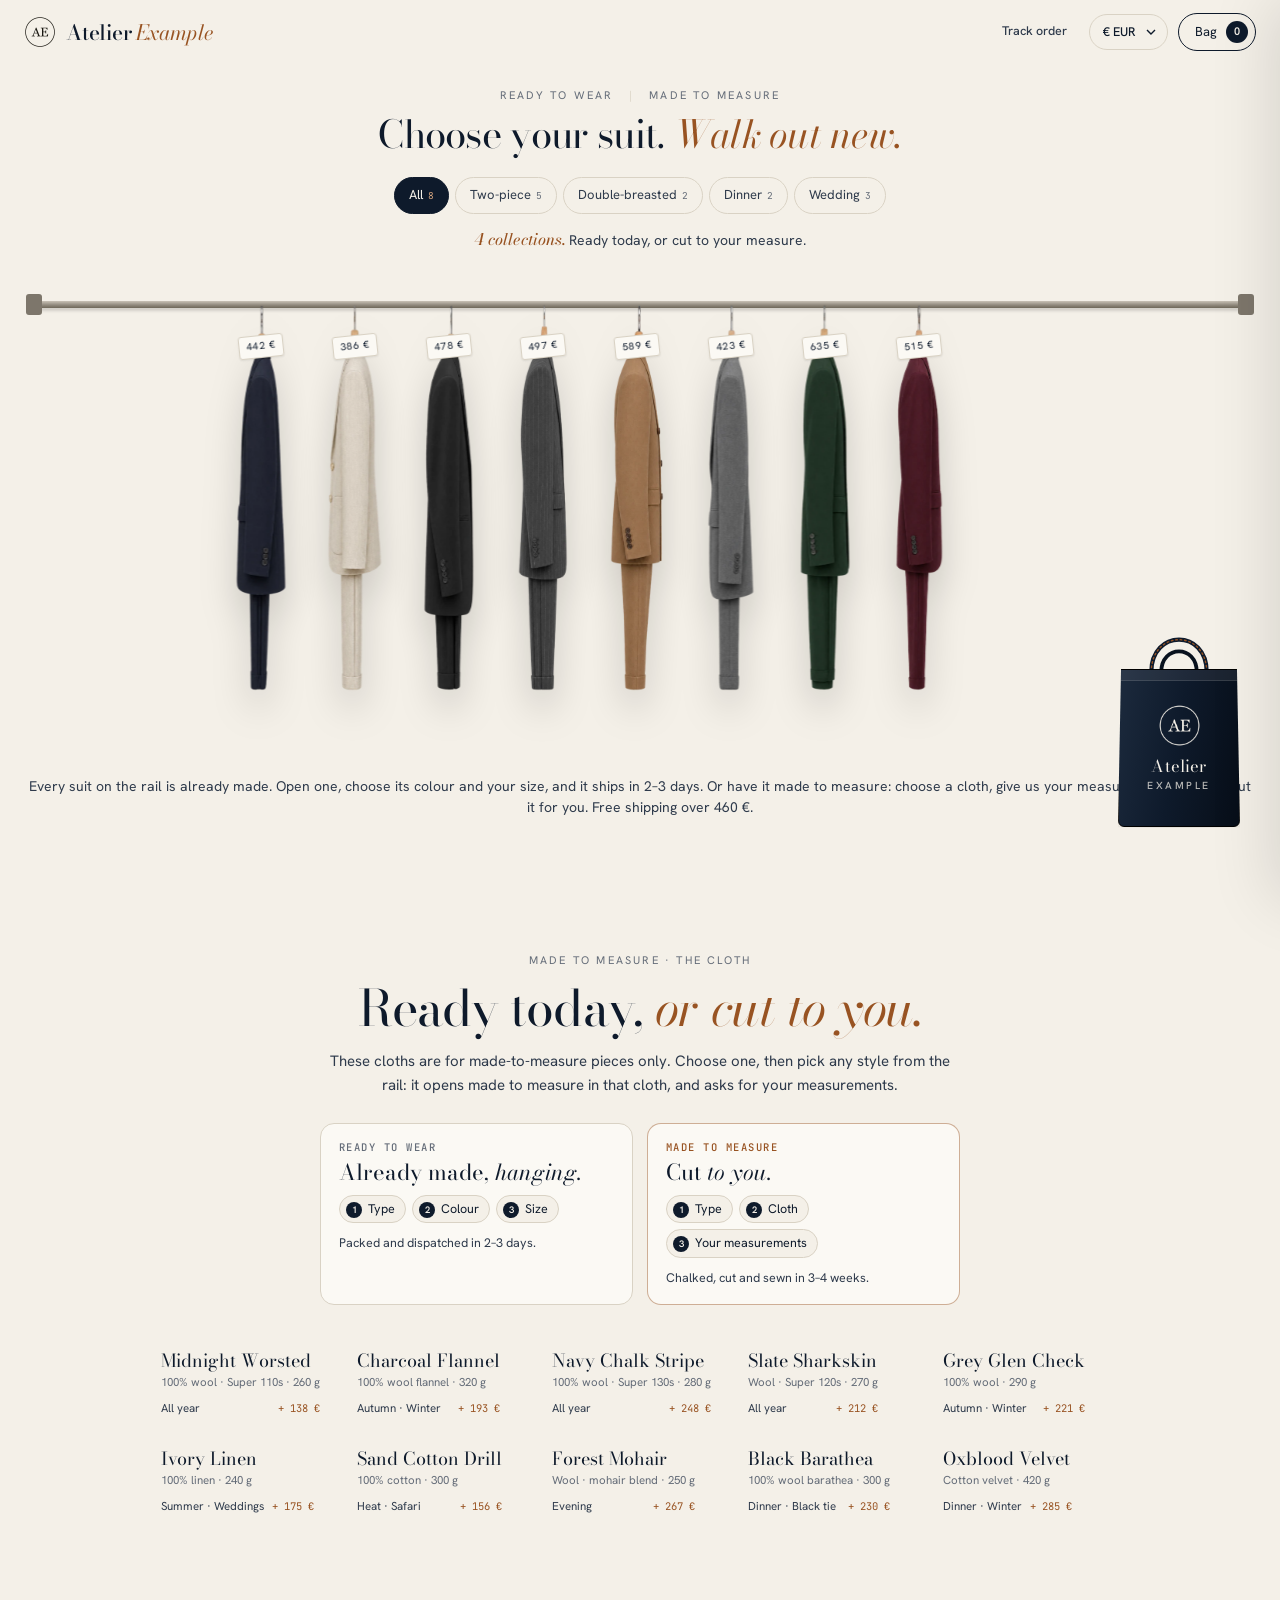
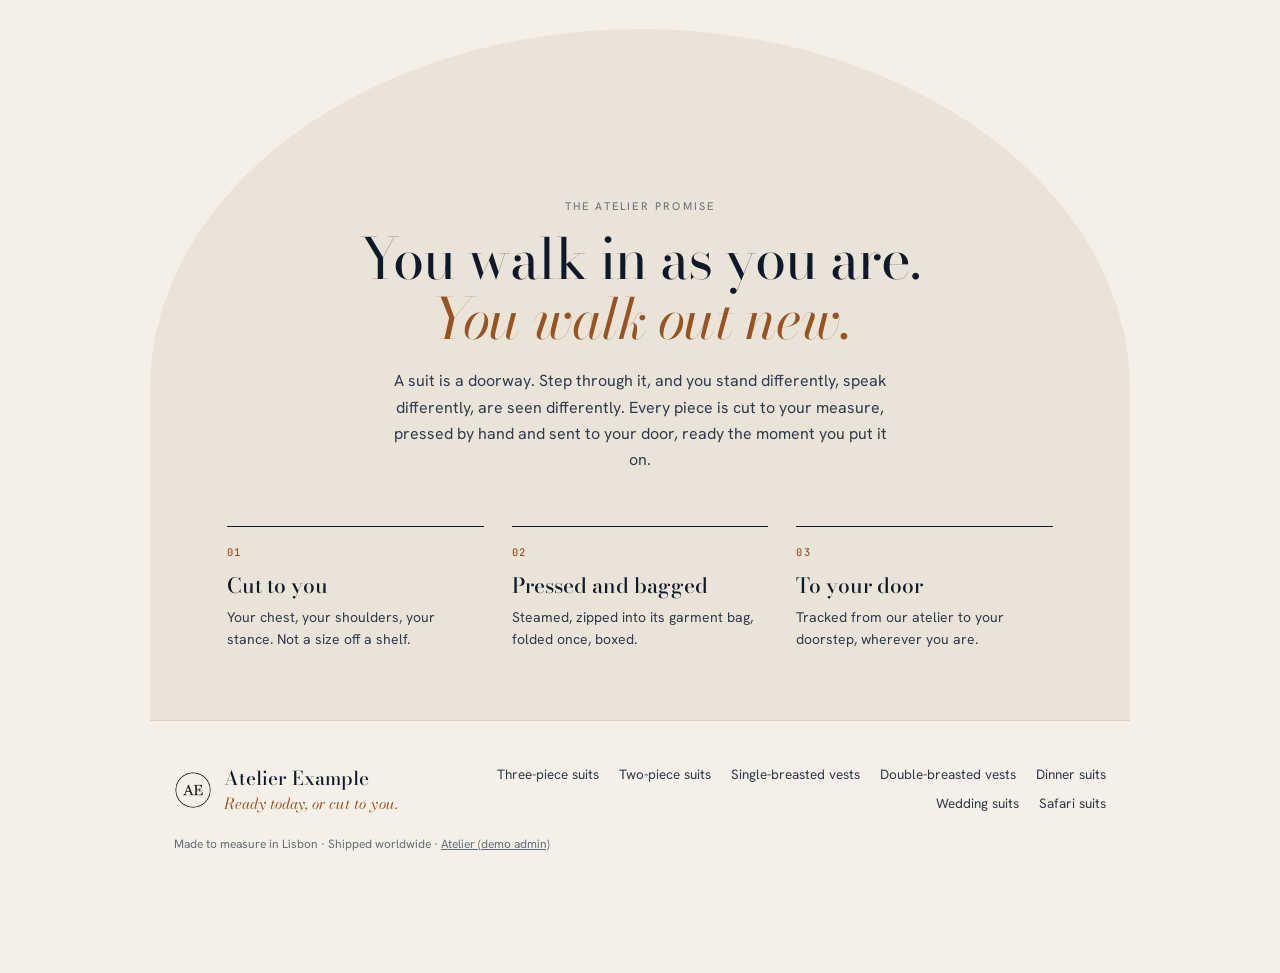
<file: examples/suit-atelier/index.html>
<!doctype html>
<html lang="en">
<head>
<meta charset="utf-8">
<meta name="viewport" content="width=device-width, initial-scale=1">
<title>Atelier Example — Ready today, or cut to you</title>
<meta name="description" content="Atelier Example (rail-to-door demo): two-piece, double-breasted, dinner and wedding suits, ready to wear or made to measure. Choose your suit and watch it travel to your door.">
<meta name="theme-color" content="#0E1A2B">
<meta property="og:title" content="Atelier Example — Ready today, or cut to you">
<meta property="og:description" content="Ready-to-wear and made-to-measure suits, delivered to your door.">
<meta property="og:image" content="assets/logo.png">
<link rel="icon" href="assets/logo.png" type="image/png">
<link rel="preconnect" href="https://fonts.googleapis.com">
<link rel="preconnect" href="https://fonts.gstatic.com" crossorigin>
<link href="https://fonts.googleapis.com/css2?family=Bodoni+Moda:ital,opsz,wght@0,6..96,400..700;1,6..96,400..700&family=Hanken+Grotesk:wght@400;500;600&family=JetBrains+Mono:wght@400;500;700&display=swap" rel="stylesheet">
<link rel="stylesheet" href="css/style.css">
<script type="importmap">{ "imports": { "three": "./vendor/three.module.js" } }</script>
</head>
<body class="mode-shop">

<!-- ───────── FIRST LIGHT: step through the door ───────── -->
<div class="intro" id="intro" aria-hidden="true">
  <svg class="intro-veil" viewBox="0 0 100 100" preserveAspectRatio="xMidYMid slice">
    <defs><mask id="introHole"><rect width="100" height="100" fill="#fff"/><path class="intro-arch" d="M44 62V45a6 6 0 0 1 12 0v17z" fill="#000"/></mask>
      <radialGradient id="dawn" cx="50" cy="66" r="34" gradientUnits="userSpaceOnUse"><stop offset="0" stop-color="#985322" stop-opacity=".55"/><stop offset=".55" stop-color="#985322" stop-opacity=".08"/><stop offset="1" stop-color="#985322" stop-opacity="0"/></radialGradient></defs>
    <g mask="url(#introHole)"><rect width="100" height="100" fill="#0E1A2B"/><rect class="intro-glow" width="100" height="100" fill="url(#dawn)"/></g>
  </svg>
  <div class="intro-mark"><i class="intro-logo"></i><p class="intro-name">Atelier Example</p><p class="intro-line"><em>Ready today, or cut to you.</em></p></div>
</div>

<header class="nav">
  <a class="logo" href="./" aria-label="Atelier Example home"><img src="assets/logo.png" alt=""><b>Atelier <span>Example</span></b></a>
  <div class="nav-right">
    <button class="track-btn" id="trackBtn" type="button">Track order</button>
    <label class="cur"><span class="sr">Currency</span><select id="curSel" aria-label="Currency"></select></label>
    <button class="bag-btn" id="bagBtn" aria-label="Open"><span class="cw cap">Bag</span><b id="bagCount">0</b></button>
  </div>
</header>

<!-- ───────── SHOP: the rail ───────── -->
<main class="shop" id="shop">
  <div class="shell">
    <div class="eyebrow rise" style="--d:0">Ready to wear <span>|</span> Made to measure</div>
    <h1 class="rise" style="--d:1">Choose your suit. <em>Walk out new.</em></h1>
    <nav class="cats rise" id="cats" style="--d:2" aria-label="Collections"></nav>
    <p class="cat-note" id="catNote" aria-live="polite"></p>
    <div class="rail rise" style="--d:3">
      <div class="bar"></div>
      <div class="pieces" id="pieces"></div>
      <button class="rail-nav prev" id="railPrev" type="button" aria-label="Scroll the rail left">←</button><button class="rail-nav next" id="railNext" type="button" aria-label="Scroll the rail right">→</button>
    </div>
    <p class="copy">Every <span class="iw">suit</span> on the rail is already made. Open one, choose its colour and your size, and it ships in <span class="rtwDays"></span> days. Or have it made to measure: choose a cloth, give us your measurements, and we cut it for you. Free shipping over <span class="freeOver"></span>.</p>
  </div>

  <section class="cloth" id="cloth" aria-labelledby="clothTitle">
    <div class="cloth-head">
      <p class="eyebrow">Made to measure · The cloth</p>
      <h2 id="clothTitle">Ready today, <em>or cut to you.</em></h2>
      <p>These cloths are for made-to-measure pieces only. Choose one, then pick any style from the rail: it opens made to measure in that cloth, and asks for your measurements.</p>
      <div class="ways">
        <div class="way"><p class="mono">Ready to wear</p><h3>Already made, <em>hanging.</em></h3><ol><li>Type</li><li>Colour</li><li>Size</li></ol><p class="way-foot">Packed and dispatched in <span class="rtwDays"></span> days.</p></div>
        <div class="way way-mtm"><p class="mono">Made to measure</p><h3>Cut <em>to you.</em></h3><ol><li>Type</li><li>Cloth</li><li>Your measurements</li></ol><p class="way-foot">Chalked, cut and sewn in <span class="mtmWeeks"></span> weeks.</p></div>
      </div>
    </div>
    <div class="cloth-grid" id="clothGrid"></div>
  </section>

  <section class="creed" aria-labelledby="creedTitle">
    <p class="eyebrow">The atelier promise</p>
    <h2 id="creedTitle">You walk in as you are.<br><em>You walk out new.</em></h2>
    <p class="creed-body">A suit is a doorway. Step through it, and you stand differently, speak differently, are seen differently. Every piece is cut to your measure, pressed by hand and sent to your door, ready the moment you put it on.</p>
    <ol class="vows">
      <li><b>01</b><h3>Cut to you</h3><p>Your chest, your shoulders, your stance. Not a size off a shelf.</p></li>
      <li><b>02</b><h3>Pressed and bagged</h3><p>Steamed, zipped into its garment bag, folded once, boxed.</p></li>
      <li><b>03</b><h3>To your door</h3><p>Tracked from our atelier to your doorstep, wherever you are.</p></li>
    </ol>
  </section>

  <footer class="foot">
    <div class="foot-brand"><img src="assets/logo.png" alt=""><p><b>Atelier Example</b><span>Ready today, or cut to you.</span></p></div>
    <nav class="foot-cats" aria-label="Collections">
      <a href="#three-piece">Three-piece suits</a><a href="#two-piece">Two-piece suits</a><a href="#sb-vest">Single-breasted vests</a><a href="#db-vest">Double-breasted vests</a><a href="#dinner">Dinner suits</a><a href="#wedding">Wedding suits</a><a href="#safari">Safari suits</a>
    </nav>
    <p class="foot-small">Made to measure in Lisbon · Shipped worldwide · <a href="admin.html">Atelier (demo admin)</a></p>
  </footer>

  <div class="bag-zone" id="bagZone">
    <p class="bag-tip" id="bagTip">Drop it in</p>
    <button class="tote" id="tote" aria-label="Open">
      <svg class="tote-handles h-tote" viewBox="0 0 220 96" aria-hidden="true"><path d="M78 94C78 44 142 44 142 94" fill="none" stroke="#08111D" stroke-width="7" stroke-linecap="round"/><path d="M60 94C60 16 160 16 160 94" fill="none" stroke="#0E1A2B" stroke-width="7.5" stroke-linecap="round"/><path d="M60 94C60 16 160 16 160 94" fill="none" stroke="#985322" stroke-width="2.4" stroke-dasharray="3 5" stroke-linecap="round"/></svg>
      <svg class="tote-handles h-basket" viewBox="0 0 220 96" aria-hidden="true"><path d="M30 94C30 2 190 2 190 94" fill="none" stroke="#9A7B4F" stroke-width="9" stroke-linecap="round"/><path d="M30 94C30 2 190 2 190 94" fill="none" stroke="#C9A877" stroke-width="3" stroke-dasharray="6 7" stroke-linecap="round"/></svg>
      <svg class="tote-handles h-cart" viewBox="0 0 220 60" aria-hidden="true"><path d="M4 14h30l14 44" fill="none" stroke="currentColor" stroke-width="6" stroke-linecap="round" stroke-linejoin="round"/></svg>
      <span class="tote-peek" id="totePeek"></span>
      <span class="tote-body"><i class="tote-fold"></i><i class="mk"></i><b>Atelier<br><small>Example</small></b></span>
      <span class="tote-badge" id="toteBadge">0</span>
    </button>
    <button class="go-btn" id="goCart" disabled><span>Continue to <span class="cw">bag</span></span> <i>→</i></button>
  </div>
</main>

<!-- ───────── FOCUS VIEW: turn a piece front / back ───────── -->
<div class="focus" id="focus" role="dialog" aria-modal="true" aria-labelledby="fTitle">
  <button class="close" id="close">Close ✕</button>
  <div class="viewer" id="viewer">
    <div class="hook"></div>
    <div class="card" id="card"><img class="front" id="imgFront" alt=""><img class="back" id="imgBack" alt=""></div>
    <div class="cloth-chip" id="clothChip" aria-hidden="true"><i></i><span><em id="chipLab">Your cloth</em><b></b></span></div>
    <div class="hint">Swipe or drag to turn</div>
  </div>
  <div class="info">
    <div class="lab" id="fCat"></div>
    <h2 id="fTitle"></h2>
    <div class="price" id="fPrice"></div>
    <div class="tabs"><button data-side="front" class="on">Front</button><button data-side="back">Back</button></div>
    <div class="buy-mode" role="radiogroup" aria-label="How you want it">
      <button type="button" data-mode="rtw" class="on" role="radio" aria-checked="true">Ready to wear<small>Ships in <span class="rtwDays"></span> days</small></button>
      <button type="button" data-mode="mtm" role="radio" aria-checked="false">Made to measure<small>Cut for you in <span class="mtmWeeks"></span> weeks</small></button>
    </div>
    <ol class="vsteps">
      <li><div class="lab"><i>1</i>Type · <b id="fType"></b></div></li>
      <li class="rtw-only"><div class="lab"><i>2</i>Colour · <b id="colName"></b></div><div class="fabrics colours" id="colours" role="radiogroup" aria-label="Colour"></div></li>
      <li class="rtw-only"><div class="lab"><i>3</i>Size</div><div class="sizes" id="sizes"></div></li>
      <li class="mtm-only"><div class="lab"><i>2</i>Cloth · <b id="fabName"></b></div><div class="fabrics" id="fabrics" role="radiogroup" aria-label="Cloth"></div><p class="fab-meta" id="fabMeta"></p></li>
      <li class="mtm-only"><div class="lab"><i>3</i>Your body measurements · <b>cm</b></div><div class="measure-row v-measure" id="vMeasure"></div>
        <p class="measure-note">Measure over a shirt, tape snug, not tight. Our cutter checks every number with you before the cloth is cut.</p></li>
    </ol>
    <button class="add" id="fAdd"><span>Add to <span class="cw">bag</span></span> <i>→</i></button>
    <button class="try-btn" id="fTry" type="button"><i aria-hidden="true"></i><span>Try it on<small>See this jacket on your own photo</small></span><b aria-hidden="true">→</b></button>
    <p class="v-note" id="vNote"></p>
  </div>
</div>

<!-- ───────── TRY IT ON: your photo + the chosen suit ───────── -->
<section class="tryon" id="tryon" role="dialog" aria-modal="true" aria-labelledby="tryTitle" aria-hidden="true" data-state="start" data-view="before">
  <div class="try-card">
    <button class="x" id="tryX" aria-label="Close try-on">×</button>
    <div class="try-stage">
      <div class="try-mirror">
        <div class="try-empty" aria-hidden="true">
          <svg viewBox="0 0 120 160" fill="none" stroke="currentColor" stroke-width="1.2" stroke-linecap="round" stroke-dasharray="3 4"><circle cx="60" cy="38" r="17"/><path d="M14 160V112c0-20 14-34 34-36l12 12 12-12c20 2 34 16 34 36v48"/></svg>
          <p>Your photo goes here</p>
        </div>
        <video id="tryVideo" playsinline muted aria-label="Camera preview"></video>
        <img id="tryPhoto" alt="Your photo">
        <img id="tryResult" alt="Your photo, wearing the jacket">
        <div class="try-busy" aria-hidden="true"><i class="try-sweep"></i></div>
        <b class="try-count" id="tryCount" aria-live="assertive"></b>
        <div class="try-cam">
          <button type="button" class="try-camx" id="tryCamX">Cancel</button>
          <button type="button" class="try-shutter" id="tryShutter" aria-label="Take the photo in 3 seconds"><i></i></button>
          <span>3 second timer</span>
        </div>
      </div>
      <div class="tabs try-tabs" role="group" aria-label="Compare">
        <button type="button" data-v="before" aria-pressed="false">You</button><button type="button" data-v="after" class="on" aria-pressed="true">In the jacket</button>
      </div>
    </div>
    <div class="try-side">
      <p class="mono eyebrow">TRY IT ON</p>
      <h2 id="tryTitle">See it <em>on you.</em></h2>
      <div class="try-piece"><i><img id="tryGarment" alt=""></i><span><b id="tryName"></b><small id="tryWhat"></small></span></div>

      <div class="try-step try-pick">
        <ul class="try-tips"><li>Face the camera, arms relaxed</li><li>Waist up or full length</li><li>Good light, plain background</li></ul>
        <div class="try-acts">
          <button type="button" class="or-btn" id="tryCam">Take a photo</button>
          <button type="button" class="or-btn try-ghost" id="tryUp">Upload a photo</button>
          <input type="file" id="tryFile" accept="image/*" hidden>
        </div>
        <label class="try-consent"><input type="checkbox" id="tryOk"><span>I agree that my photo is sent to an AI service on Hugging Face to make this picture. This site does not store it.</span></label>
        <button type="button" class="or-btn wide" id="tryGo" disabled>Try it on →</button>
      </div>

      <div class="try-step try-wait" role="status" aria-live="polite">
        <div class="try-stitch" aria-hidden="true"></div>
        <p class="try-status"><b id="tryStatus"></b><span id="tryTime"></span></p>
        <p class="try-small">This usually takes under a minute. Keep this window open.</p>
      </div>

      <div class="try-step try-done">
        <p class="try-donenote" id="tryDoneNote" tabindex="-1">Here it is on you. Switch between <b>You</b> and <b>In the jacket</b> to compare.</p>
        <div class="try-acts">
          <a class="or-btn" id="trySave" download="try-on.jpg">Save picture</a>
          <button type="button" class="or-btn try-ghost" id="tryAgain">Another photo</button>
        </div>
        <button type="button" class="or-btn wide" id="tryBack">Back to the suit →</button>
      </div>

      <p class="try-err" id="tryErr" role="alert"></p>
      <p class="try-small try-fine">An AI preview of the jacket on your photo. It shows colour and style well; it is not an exact fit, and trousers are not changed.</p>
    </div>
  </div>
</section>

<!-- ───────── BAG DRAWER ───────── -->
<div class="scrim" id="scrim"></div>
<aside class="drawer" id="drawer" aria-hidden="true">
  <header><h2>Your <span class="cw">bag</span></h2><button class="x" id="drawerX" aria-label="Close">×</button></header>
  <div class="lines" id="lines"></div>
  <footer>
    <p class="row"><span>Subtotal</span><b id="subTotal"></b></p>
    <p class="row dim"><span>Shipping</span><span id="shipCost">—</span></p>
    <button class="or-btn wide" id="toPay">Continue to payment →</button>
  </footer>
</aside>

<!-- ───────── PAYMENT ───────── -->
<section class="pay" id="pay" aria-hidden="true">
  <div class="pay-card">
    <button class="x" id="payX" aria-label="Back">←</button>
    <div class="pay-left">
      <p class="mono eyebrow">CHECKOUT</p>
      <h2>Almost <em>new.</em></h2>
      <div class="sum" id="sum"></div>
      <p class="row"><span>Subtotal</span><b id="pSub"></b></p>
      <p class="row dim"><span>Shipping · Air, from Lisbon</span><span id="pShip"></span></p>
      <p class="row total"><span>Total</span><b id="pTotal"></b></p>
      <p class="lead-time" id="leadTime"></p>
    </div>
    <form class="pay-right" id="payForm">
      <p class="mono eyebrow">DELIVER TO</p>
      <label><span>Full name</span><input name="name" value="Kwame Boateng" autocomplete="name" required></label>
      <label><span>Street address</span><input name="street" value="14 Kingsland Road, Flat 3" autocomplete="street-address" required></label>
      <label><span>City</span><select name="city" id="citySel"></select></label>
      <label><span>Email <small>for tracking updates</small></span><input name="email" type="email" value="kwame@example.com" autocomplete="email" required></label>
      <div class="measure-block" id="measureBlock">
      <p class="mono eyebrow" style="margin-top:18px">YOUR MEASUREMENTS <small class="cm">cm</small></p>
      <p class="measure-sum" id="measureSum"></p>
      <p class="measure-note">From your made-to-measure pieces. To change them, open the piece again from the rail.</p>
      </div>
      <p class="mono eyebrow" style="margin-top:22px">PAYMENT</p>
      <div class="democard">
        <i></i>
        <div><b>Demo payment</b><span>This is a demonstration. Nothing is charged and no card details are collected.</span></div>
      </div>
      <button class="or-btn wide pay-btn" id="payBtn" type="submit"><span class="t">Pay <b id="payAmt"></b></span><i class="spin"></i><span class="ok">Paid ✓</span></button>
    </form>
  </div>
</section>

<!-- ───────── TRACK AN ORDER ───────── -->
<section class="pay track" id="track" aria-hidden="true" aria-labelledby="trackTitle">
  <div class="pay-card track-card">
    <button class="x" id="trackX" aria-label="Close">×</button>
    <form class="pay-right" id="trackForm">
      <p class="mono eyebrow">TRACK AN ORDER</p>
      <h2 id="trackTitle">Where is <em>my suit?</em></h2>
      <p class="track-sub">Watch your order where it really is: on the cutting table, on the road or at your door.</p>
      <label><span>Order number</span><input name="no" placeholder="ATX-12345" autocomplete="off" required></label>
      <label><span>Email used at checkout</span><input name="email" type="email" placeholder="you@example.com" autocomplete="email" required></label>
      <p class="track-err" id="trackErr" role="alert"></p>
      <button class="or-btn wide" type="submit">Show my order →</button>
      <div class="recent" id="recent"></div>
      <p class="proto-note">Prototype: orders are saved in this browser. Live, they come from your server.</p>
    </form>
  </div>
</section>

<!-- ───────── THE ORDER JOURNEY ───────── -->
<section class="journey" id="journey">
  <div class="stage">
    <div class="j-under">
      <div class="j-copy pos-tl" data-q data-in=".004" data-out=".052"><p class="mono eyebrow">01 — MEASURED</p><h2>Measured<br><em>to you.</em></h2><p class="body">Chest, waist, sleeve. Your numbers go to the cutting table, not a size chart.</p></div>
      <div class="j-copy pos-tl" data-q data-in=".056" data-out=".111"><p class="mono eyebrow">02 — CUT</p><h2>Chalked,<br><em>then cut.</em></h2><p class="body">Your pattern is traced onto the cloth by hand, then cut with shears.</p></div>
      <div class="j-copy pos-tl" data-q data-in=".114" data-out=".168"><p class="mono eyebrow">03 — SEWN</p><h2>Sewn,<br><em>seam by seam.</em></h2><p class="body">Every seam on one machine, by one pair of hands.</p></div>
      <div class="j-copy pos-tl" data-q data-in=".171" data-out=".226"><p class="mono eyebrow">04 — FITTED</p><h2>Fitted<br><em>on the form.</em></h2><p class="body">Pinned and checked against your measurements before it is finished.</p></div>
      <div class="j-copy pos-tl" data-q data-in=".229" data-out=".274"><p class="mono eyebrow">05 — PRESSED</p><h2>Pressed<br><em>into shape.</em></h2><p class="body">Steam and a heavy iron set the lapels and the line.</p></div>
      <div class="j-copy pos-tl" data-in=".025" data-out=".13"><p class="mono eyebrow">06 — PACKED</p><h2>Pressed, bagged,<br><em>boxed.</em></h2><p class="body">Each piece is steamed, zipped into its garment bag and folded once. Then it is laid in the box at our Lisbon atelier.</p></div>
      <div class="j-copy pos-tl" data-in=".15" data-out=".222"><p class="mono eyebrow">07 — LABELLED</p><h2>Your name,<br><em>one number.</em></h2><p class="body">Order <b class="oNo"></b> stays with the box. Every hand, every scan.</p></div>
      <div class="j-copy pos-bl" data-in=".245" data-out=".325"><p class="mono eyebrow">08 — DISPATCH</p><h2>Out of<br><em>the atelier.</em></h2></div>
      <div class="j-copy pos-tl" data-in=".365" data-out=".535"><p class="mono eyebrow">09 — BY VAN</p><h2>On<br><em>the road.</em></h2><p class="body">Loaded. Doors shut.<br>To Humberto Delgado, the same evening.</p></div>
      <div class="j-copy pos-tl" data-in=".575" data-out=".64"><p class="mono eyebrow">10 — AT THE AIRPORT</p><h2>Into<br><em>the hold.</em></h2><p class="body">Weighed. Cleared.<br>Loaded tonight.</p></div>
      <div class="j-copy pos-tl" id="mapCopy" data-in=".80" data-out=".905"><p class="mono eyebrow">11 — IN THE AIR</p><h2><span class="oFrom">Lisbon</span> to <span class="oTo"></span>,<br><em>overnight.</em></h2></div>
    </div>
    <canvas id="gl" aria-hidden="true"></canvas>
    <div class="cut" id="cut"></div>
    <div class="j-over">
      <div class="measure-card" id="measureCard"><p class="mono row"><span>MEASUREMENTS</span><span class="ok">● <b id="mName"></b></span></p>
        <p class="mrow"><span>Chest</span><b data-m>0</b><i>cm</i></p><p class="mrow"><span>Waist</span><b data-m>0</b><i>cm</i></p><p class="mrow"><span>Sleeve</span><b data-m>0</b><i>cm</i></p></div>
      <div class="status-card" id="statusCard" role="status" aria-live="polite">
        <p class="mono eyebrow">ORDER <b class="oNo"></b> · LIVE</p>
        <h3 id="stNow"></h3><p class="st-text" id="stText"></p>
        <p class="st-meta"><span id="stWhen"></span><span id="stNext"></span></p>
        <p class="end-actions"><button class="or-btn" id="stShop">Back to the shop</button><button class="ghost-btn" id="stReplay">Replay</button></p>
      </div>
      <div class="scan-card" id="scanCard"><p class="mono row"><span>SCAN OK</span><span class="ok">● LISBON ATELIER</span></p><p class="mono big oNo"></p><p class="mono row"><span id="scItems"></span><span class="oRoute"></span></p></div>
      <div class="flight-card" id="flightCard"><p class="mono dim">FLIGHT AX 207 · CARGO</p><p class="fl-route"><b class="oA">LIS</b><span></span><b class="oB"></b></p><p class="fl-mi"><b id="flMi">0</b><i class="mono">KM</i><span class="mono dim">CRUISING 11,000 M</span></p></div>
      <div class="j-copy pos-tl over" data-in=".955" data-out="1.2"><p class="mono eyebrow">12 — DELIVERED</p><h2>At your door.<br><em>Put it on.</em></h2><p class="body">Delivered in <span class="oTo"></span>. Unzip it and put it on. Thank you, <span class="oName"></span>.</p><p class="end-actions"><button class="or-btn" id="trackThis">Track this order</button><button class="ghost-btn" id="again">Shop again</button><button class="ghost-btn" id="replay">Replay the film</button></p></div>
      <div class="toast" id="toast"><img class="tm" src="assets/logo.png" alt=""><div><b>Atelier Example</b><span>Order <span class="oNo"></span> delivered. Left at the door for <span class="oName"></span>.</span></div></div>
    </div>
    <div class="hud">
      <ol class="steps" id="steps"><li>Measured</li><li>Cut</li><li>Sewn</li><li>Fitted</li><li>Pressed</li><li>Packed</li><li>Dispatch</li><li>On the road</li><li>Airport</li><li>In the air</li><li>Delivered</li></ol>
      <div class="hud-right"><span class="mono">ORDER <b class="oNo"></b></span><button class="play" id="playBtn" aria-label="Play or pause">❚❚</button></div>
      <i class="bar-p"><b id="hudBar"></b></i>
    </div>
  </div>
</section>

<div class="curtain" id="curtain"><p class="mono">PAYMENT RECEIVED. PRESSING YOUR SUIT.</p></div>
<script type="module" src="js/main.js"></script>
</body>
</html>
</file>
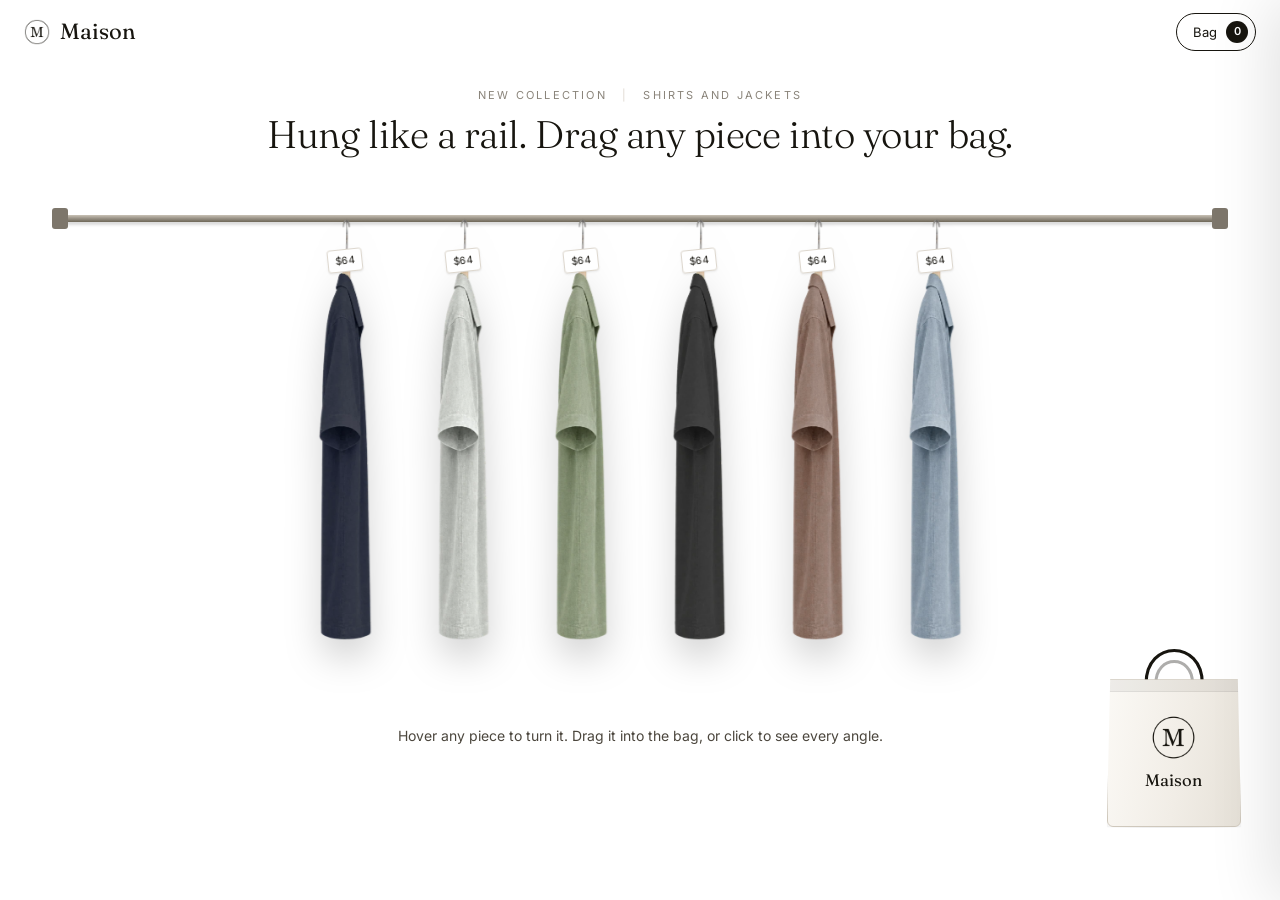
<file: skills/rail-to-door/assets/template/index.html>
<!doctype html>
<html lang="en">
<head>
<meta charset="utf-8">
<meta name="viewport" content="width=device-width, initial-scale=1">
<title>Maison — From the rail to your door</title>
<link rel="preconnect" href="https://fonts.googleapis.com">
<link rel="preconnect" href="https://fonts.gstatic.com" crossorigin>
<link href="https://fonts.googleapis.com/css2?family=Fraunces:ital,opsz,wght@0,9..144,300;0,9..144,400;0,9..144,600;1,9..144,300;1,9..144,400&family=Inter:wght@400;500;600&family=JetBrains+Mono:wght@400;500;700&display=swap" rel="stylesheet">
<link rel="stylesheet" href="css/style.css">
<script type="importmap">{ "imports": { "three": "./vendor/three.module.js" } }</script>
</head>
<body class="mode-shop">

<header class="nav">
  <a class="logo" href="./" aria-label="Maison home"><img src="assets/logo.png" alt=""><b>Maison</b></a>
  <button class="bag-btn" id="bagBtn" aria-label="Open"><span class="cw cap">Bag</span><b id="bagCount">0</b></button>
</header>

<!-- ───────── SHOP: the rail ───────── -->
<main class="shop" id="shop">
  <div class="shell">
    <div class="eyebrow">New collection <span>|</span> Shirts and jackets</div>
    <h1>Hung like a rail. Drag any <span class="iw">piece</span> into your <span class="cw">bag</span>.</h1>
    <div class="rail">
      <div class="bar"></div>
      <div class="pieces" id="pieces"></div>
    </div>
    <p class="copy">Hover any <span class="iw">piece</span> to turn it. Drag it into the <span class="cw">bag</span>, or click to see every angle.</p>
  </div>

  <div class="bag-zone" id="bagZone">
    <p class="bag-tip" id="bagTip">Drop it in</p>
    <button class="tote" id="tote" aria-label="Open">
      <svg class="tote-handles h-tote" viewBox="0 0 220 96" aria-hidden="true"><path d="M64 94C64 22 156 22 156 94" fill="none" stroke="currentColor" stroke-width="5" stroke-linecap="round"/><path d="M80 94C80 46 140 46 140 94" fill="none" stroke="currentColor" stroke-width="5" stroke-linecap="round" opacity=".35"/></svg>
      <svg class="tote-handles h-basket" viewBox="0 0 220 96" aria-hidden="true"><path d="M30 94C30 2 190 2 190 94" fill="none" stroke="#9A7B4F" stroke-width="9" stroke-linecap="round"/><path d="M30 94C30 2 190 2 190 94" fill="none" stroke="#C9A877" stroke-width="3" stroke-dasharray="6 7" stroke-linecap="round"/></svg>
      <svg class="tote-handles h-cart" viewBox="0 0 220 60" aria-hidden="true"><path d="M4 14h30l14 44" fill="none" stroke="currentColor" stroke-width="6" stroke-linecap="round" stroke-linejoin="round"/></svg>
      <span class="tote-peek" id="totePeek"></span>
      <span class="tote-body"><i class="tote-fold"></i><img src="assets/logo.png" alt=""><b>Maison</b></span>
      <span class="tote-badge" id="toteBadge">0</span>
    </button>
    <button class="go-btn" id="goCart" disabled>Continue to <span class="cw">bag</span> <i>→</i></button>
  </div>
</main>

<!-- ───────── FOCUS VIEW: turn a piece front / back ───────── -->
<div class="focus" id="focus" role="dialog" aria-modal="true">
  <button class="close" id="close">Close ✕</button>
  <div class="viewer" id="viewer">
    <div class="hook"></div>
    <div class="card" id="card"><img class="front" id="imgFront" alt=""><img class="back" id="imgBack" alt=""></div>
    <div class="hint">Swipe or drag to turn</div>
  </div>
  <div class="info">
    <div class="lab" id="fCat"></div>
    <h2 id="fTitle"></h2>
    <div class="price" id="fPrice"></div>
    <div class="tabs"><button data-side="front" class="on">Front</button><button data-side="back">Back</button></div>
    <div class="lab">Size</div>
    <div class="sizes" id="sizes"></div>
    <button class="add" id="fAdd">Add to <span class="cw">bag</span> <i>→</i></button>
  </div>
</div>

<!-- ───────── BAG DRAWER ───────── -->
<div class="scrim" id="scrim"></div>
<aside class="drawer" id="drawer" aria-hidden="true">
  <header><h2>Your <span class="cw">bag</span></h2><button class="x" id="drawerX" aria-label="Close">×</button></header>
  <div class="lines" id="lines"></div>
  <footer>
    <p class="row"><span>Subtotal</span><b id="subTotal">$0</b></p>
    <p class="row dim"><span>Shipping</span><span id="shipCost">—</span></p>
    <button class="or-btn wide" id="toPay">Continue to payment →</button>
  </footer>
</aside>

<!-- ───────── PAYMENT ───────── -->
<section class="pay" id="pay" aria-hidden="true">
  <div class="pay-card">
    <button class="x" id="payX" aria-label="Back">←</button>
    <div class="pay-left">
      <p class="mono eyebrow">CHECKOUT</p>
      <h2>Almost <em>yours.</em></h2>
      <div class="sum" id="sum"></div>
      <p class="row"><span>Subtotal</span><b id="pSub"></b></p>
      <p class="row dim"><span>Shipping · Air express</span><span id="pShip"></span></p>
      <p class="row total"><span>Total</span><b id="pTotal"></b></p>
    </div>
    <form class="pay-right" id="payForm">
      <p class="mono eyebrow">DELIVER TO</p>
      <label><span>Full name</span><input name="name" value="Ama Mensah" required></label>
      <label><span>Street address</span><input name="street" value="14 Kingsland Road, Flat 3" required></label>
      <label><span>City</span><select name="city" id="citySel"></select></label>
      <p class="mono eyebrow" style="margin-top:22px">PAYMENT</p>
      <div class="democard">
        <i></i>
        <div><b>Demo card ···· 4242</b><span>This is a prototype — nothing is charged and no card details are collected.</span></div>
      </div>
      <button class="or-btn wide pay-btn" id="payBtn" type="submit"><span class="t">Pay <b id="payAmt"></b></span><i class="spin"></i><span class="ok">Paid ✓</span></button>
    </form>
  </div>
</section>

<!-- ───────── THE ORDER JOURNEY ───────── -->
<section class="journey" id="journey">
  <div class="stage">
    <div class="j-under">
      <div class="j-copy pos-tl" data-in=".025" data-out=".13"><p class="mono eyebrow">01 — PACKED BY HAND</p><h2>Folded, wrapped,<br><em>sealed.</em></h2><p class="body">Every piece is checked, folded in tissue and boxed in Lisbon — the moment your payment lands.</p></div>
      <div class="j-copy pos-tl" data-in=".15" data-out=".215"><p class="mono eyebrow">02 — LABELED</p><h2>Your name,<br><em>one number.</em></h2><p class="body">Order <b class="oNo"></b> follows the box through every hand, van and flight.</p></div>
      <div class="j-copy pos-bl" data-in=".245" data-out=".325"><p class="mono eyebrow">03 — SCANNED OUT</p><h2>Out of the atelier,<br><em>by name.</em></h2></div>
      <div class="j-copy pos-tl" data-in=".365" data-out=".535"><p class="mono eyebrow">04 — ON THE ROAD</p><h2>Loaded, locked,<br><em>rolling.</em></h2><p class="body">Our van leaves for Humberto Delgado the same evening.</p></div>
      <div class="j-copy pos-tl" data-in=".575" data-out=".765"><p class="mono eyebrow">05 — AT THE AIRPORT</p><h2>Up the belt,<br><em>into the hold.</em></h2><p class="body">Cleared, weighed and loaded on tonight's cargo flight.</p></div>
      <div class="j-copy pos-tl" data-in=".80" data-out=".905"><p class="mono eyebrow">06 — IN THE AIR</p><h2><span class="oFrom">Lisbon</span> to <span class="oTo"></span>,<br><em class="up blue">overnight.</em></h2></div>
    </div>
    <canvas id="gl" aria-hidden="true"></canvas>
    <div class="cut" id="cut"></div>
    <div class="j-over">
      <div class="scan-card" id="scanCard"><p class="mono row"><span>SCAN OK</span><span class="ok">● LISBON ATELIER</span></p><p class="mono big oNo"></p><p class="mono row"><span id="scItems"></span><span class="oRoute"></span></p></div>
      <div class="flight-card" id="flightCard"><p class="mono dim">FLIGHT MS 207 · CARGO</p><p class="fl-route"><b class="oA">LIS</b><span></span><b class="oB"></b></p><p class="fl-mi"><b id="flMi">0</b><i class="mono">KM</i><span class="mono dim">CRUISING 11,000 M</span></p></div>
      <div class="j-copy pos-tl over" data-in=".955" data-out="1.2"><p class="mono eyebrow">07 — DELIVERED</p><h2>At your door,<br><em>as promised.</em></h2><p class="body">Handed over in <span class="oTo"></span> and photographed on the step. Enjoy it, <span class="oName"></span>.</p><p class="end-actions"><button class="or-btn" id="again">Shop again</button><button class="ghost-btn" id="replay">Replay the journey</button></p></div>
      <div class="toast" id="toast"><img class="tm" src="assets/logo.png" alt=""><div><b>Maison</b><span>Order <span class="oNo"></span> delivered — left at the door for <span class="oName"></span>.</span></div></div>
    </div>
    <div class="hud">
      <ol class="steps" id="steps"><li>Packed</li><li>Scanned</li><li>On the road</li><li>Airport</li><li>In the air</li><li>Delivered</li></ol>
      <div class="hud-right"><span class="mono">ORDER <b class="oNo"></b></span><button class="play" id="playBtn" aria-label="Play or pause">❚❚</button></div>
      <i class="bar-p"><b id="hudBar"></b></i>
    </div>
  </div>
</section>

<div class="curtain" id="curtain"><p class="mono">PAYMENT RECEIVED — PACKING YOUR ORDER</p></div>
<script type="module" src="js/main.js"></script>
</body>
</html>
</file>
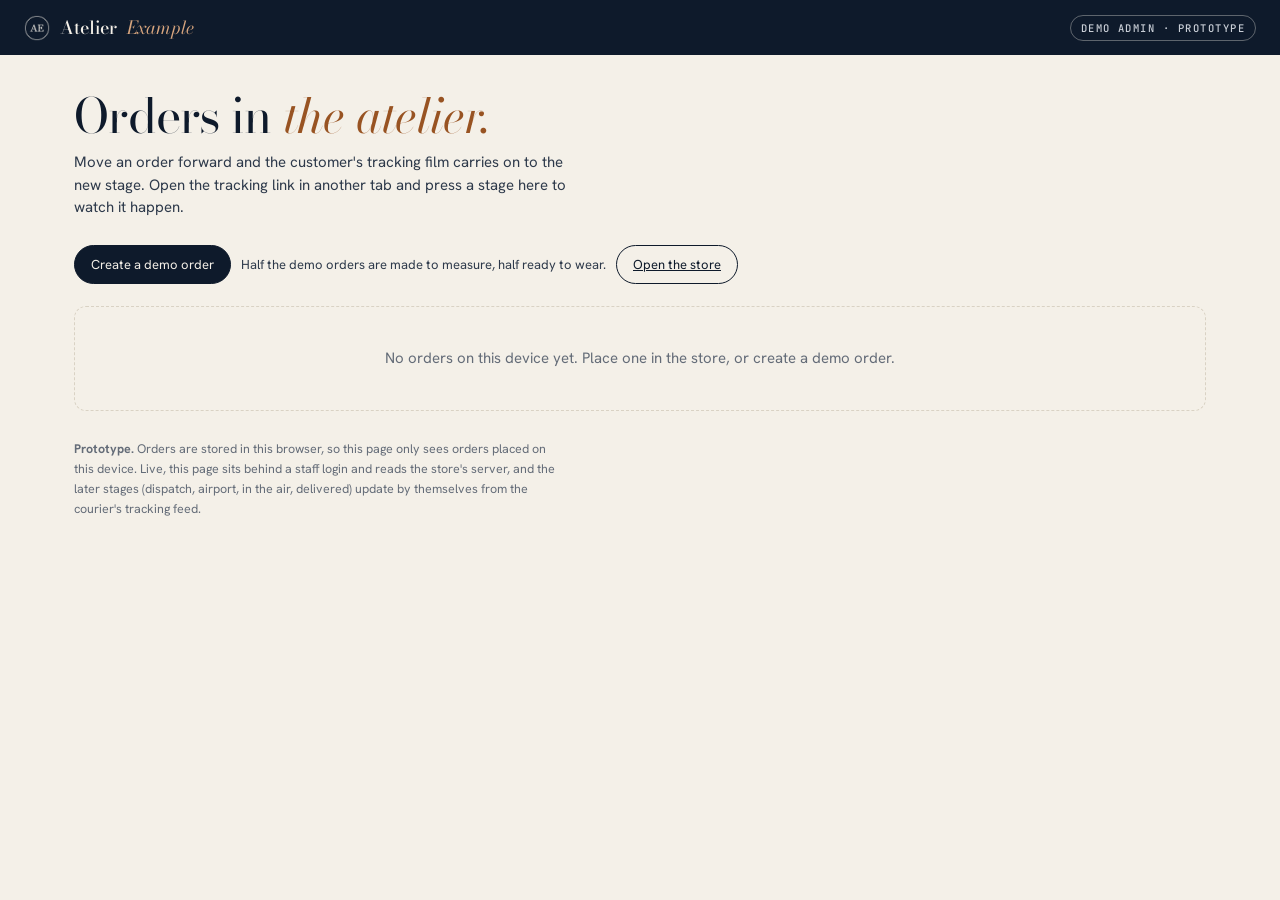
<file: examples/suit-atelier/admin.html>
<!doctype html>
<html lang="en">
<head>
<meta charset="utf-8">
<meta name="viewport" content="width=device-width, initial-scale=1">
<title>Atelier Example — Orders</title>
<meta name="robots" content="noindex">
<meta name="theme-color" content="#0E1A2B">
<link rel="icon" href="assets/logo.png" type="image/png">
<link rel="preconnect" href="https://fonts.googleapis.com">
<link rel="preconnect" href="https://fonts.gstatic.com" crossorigin>
<link href="https://fonts.googleapis.com/css2?family=Bodoni+Moda:ital,opsz,wght@0,6..96,400..700;1,6..96,400..700&family=Hanken+Grotesk:wght@400;500;600&family=JetBrains+Mono:wght@400;500;700&display=swap" rel="stylesheet">
<style>
:root{--mid:#0E1A2B;--bone:#F4F0E8;--copper:#985322;--wash:#EAE4D8;--slate:#2E3A4B;--muted:#646C78;--line:#D9D2C4;
  --serif:"Bodoni Moda",Didot,Georgia,serif;--sans:"Hanken Grotesk",system-ui,sans-serif;--mono:"JetBrains Mono",ui-monospace,monospace}
*{box-sizing:border-box;margin:0;padding:0}
body{background:var(--bone);color:var(--mid);font:15px/1.5 var(--sans);-webkit-font-smoothing:antialiased}
button,select{font:inherit;color:inherit;cursor:pointer}
a{color:inherit}
:focus-visible{outline:2px solid var(--copper);outline-offset:2px}
.bar{background:var(--mid);color:var(--bone);padding:14px 24px;display:flex;align-items:center;justify-content:space-between;gap:16px;flex-wrap:wrap}
.bar a.home{display:flex;align-items:center;gap:10px;text-decoration:none;font:500 18px var(--serif)}
.bar a.home i{width:26px;height:26px;background:var(--bone);-webkit-mask:url(assets/logo.png) center/contain no-repeat;mask:url(assets/logo.png) center/contain no-repeat}
.bar a.home em{font-style:italic;font-weight:400;color:#D7A57E}
.bar .demo{font:500 10.5px var(--mono);letter-spacing:.14em;text-transform:uppercase;border:1px solid rgba(244,240,232,.35);border-radius:99px;padding:5px 10px;color:#C9CED6}
main{max-width:1180px;margin:0 auto;padding:36px 24px 80px}
h1{font:400 clamp(34px,4vw,48px)/1.05 var(--serif);letter-spacing:-.015em}
h1 em{font-style:italic;color:var(--copper)}
.lead{color:var(--slate);max-width:62ch;margin:10px 0 26px}
.tools{display:flex;gap:10px;flex-wrap:wrap;margin-bottom:22px}
.btn{border:1px solid var(--mid);border-radius:99px;padding:9px 16px;font-size:13px;background:transparent;transition:background .2s,color .2s}
.btn:hover{background:var(--mid);color:var(--bone)}
.btn.solid{background:var(--mid);color:var(--bone)}
.btn.solid:hover{background:var(--copper);border-color:var(--copper)}
.btn.sm{padding:6px 12px;font-size:12px}
.empty{border:1px dashed var(--line);border-radius:12px;padding:40px 24px;text-align:center;color:var(--muted)}
.order{border:1px solid var(--line);border-radius:12px;padding:18px 20px;margin-bottom:14px;background:#FBF9F4}
.order-head{display:flex;justify-content:space-between;gap:16px;flex-wrap:wrap;align-items:baseline}
.order-head b{font:600 14px var(--mono);letter-spacing:.06em}
.order-head h2{font:400 22px var(--serif);margin-top:2px}
.order-head .meta{font-size:13px;color:var(--muted);text-align:right}
.track{display:flex;gap:3px;margin:16px 0 10px}
.track button{flex:1;min-width:0;border:0;background:transparent;padding:0;text-align:left}
.track button i{display:block;height:6px;border-radius:3px;background:var(--line);transition:background .25s}
.track button span{display:block;font-size:10.5px;color:var(--muted);margin-top:6px;white-space:nowrap;overflow:hidden;text-overflow:ellipsis}
.track button.done i{background:var(--mid)}
.track button.now i{background:var(--copper)}
.track button.now span{color:var(--mid);font-weight:600}
.track button:hover span{color:var(--mid)}
.row{display:flex;gap:10px;flex-wrap:wrap;align-items:center;justify-content:space-between}
.row .now-text{font-size:13.5px;color:var(--slate)}
.row .now-text b{font-family:var(--serif);font-weight:500;font-size:16px;color:var(--mid);margin-right:6px}
.acts{display:flex;gap:8px;flex-wrap:wrap}
.kind{display:inline-block;margin-left:8px;font:500 10px var(--mono);letter-spacing:.1em;text-transform:uppercase;padding:3px 8px;border-radius:99px;border:1px solid var(--line);color:var(--muted);vertical-align:2px}
.kind.mtm{border-color:var(--copper);color:var(--copper)}
.meas{font-size:12.5px;color:var(--slate);margin-top:2px}
.meta .sw{display:inline-block;width:14px;height:14px;border-radius:50%;background-size:cover;vertical-align:-2px;margin-right:6px;box-shadow:inset 0 0 0 1px rgba(0,0,0,.15)}
.note{margin-top:28px;font-size:12.5px;color:var(--muted);max-width:70ch;line-height:1.6}
.toast{position:fixed;left:50%;bottom:24px;transform:translate(-50%,20px);background:var(--mid);color:var(--bone);padding:10px 16px;border-radius:99px;font-size:13px;opacity:0;transition:all .3s;pointer-events:none}
.toast.on{opacity:1;transform:translate(-50%,0)}
@media (max-width:700px){
  .track span{display:none!important}
  .order-head .meta{text-align:left}
}
</style>
</head>
<body>
<header class="bar"><a class="home" href="./"><i></i>Atelier <em>Example</em></a><span class="demo">Demo admin · prototype</span></header>
<main>
  <h1>Orders in <em>the atelier.</em></h1>
  <p class="lead">Move an order forward and the customer's tracking film carries on to the new stage. Open the tracking link in another tab and press a stage here to watch it happen.</p>
  <div class="tools"><button class="btn solid" id="demo" type="button">Create a demo order</button><span class="lead" style="margin:0;align-self:center;font-size:13px">Half the demo orders are made to measure, half ready to wear.</span><a class="btn" href="./">Open the store</a></div>
  <div id="list" aria-live="polite"></div>
  <p class="note"><b>Prototype.</b> Orders are stored in this browser, so this page only sees orders placed on this device. Live, this page sits behind a staff login and reads the store's server, and the later stages (dispatch, airport, in the air, delivered) update by themselves from the courier's tracking feed.</p>
</main>
<div class="toast" id="toast"></div>
<script type="module" src="js/admin.js"></script>
</body>
</html>
</file>
<file: examples/suit-atelier/css/style.css>
:root{
  --paper:#F4F0E8; --ink:#0E1A2B; --ink-soft:#2E3A4B; --muted:#646C78; --line:#D9D2C4; --wash:#EAE4D8;
  --acc:#985322; --brand:#0E1A2B; --blue:#0E1A2B; --green:#0E1A2B;
  --ease:cubic-bezier(.22,.8,.24,1); --pad:clamp(18px,3.2vw,48px);
  --serif:"Bodoni Moda",Didot,Georgia,serif; --sans:"Hanken Grotesk",system-ui,sans-serif; --mono:"JetBrains Mono",ui-monospace,monospace;
}
*{box-sizing:border-box;margin:0;padding:0}
html{-webkit-text-size-adjust:100%}
body{background:var(--paper);color:var(--ink);font-family:var(--sans);font-size:15px;line-height:1.45;-webkit-font-smoothing:antialiased;overflow-x:hidden}
button,input,select{font:inherit;color:inherit}
button{cursor:pointer;border:0;background:none}
a{color:inherit;text-decoration:none}
h1,h2{font-family:var(--serif);font-weight:400;letter-spacing:-.018em;line-height:1.08}
h2 em,h1 em{font-style:italic;color:var(--acc)}
em.up{font-style:normal} em.blue{color:var(--blue)}
.eyebrow,.mono.eyebrow{font-family:var(--sans);font-size:11px;letter-spacing:.2em;text-transform:uppercase;color:var(--muted)}
.eyebrow span{margin:0 10px;color:var(--line)}
.mono{font-family:var(--mono);font-size:10px;letter-spacing:.16em;text-transform:uppercase}
.body{font-size:clamp(13.5px,1.02vw,15.5px);line-height:1.55;color:var(--ink-soft);max-width:40ch}

/* header */
.nav{position:fixed;inset:0 0 auto 0;z-index:40;height:64px;display:flex;justify-content:space-between;align-items:center;padding:0 max(24px,calc((100vw - 1320px)/2 + 24px));pointer-events:none}
.nav>*{pointer-events:auto}
.logo{display:flex;align-items:center;gap:10px}
.logo img{height:32px;width:auto;display:block}
.logo b{font-family:var(--serif);font-weight:500;font-size:21px;letter-spacing:-.01em}
.logo b span{font-style:italic;font-weight:400;color:var(--acc)}
.nav-right{display:flex;align-items:center;gap:10px}
.cur select{appearance:none;-webkit-appearance:none;border:1px solid var(--line);border-radius:999px;background:var(--paper) url("data:image/svg+xml,%3Csvg xmlns='http://www.w3.org/2000/svg' width='10' height='6'%3E%3Cpath d='M1 1l4 4 4-4' fill='none' stroke='%230E1A2B' stroke-width='1.4'/%3E%3C/svg%3E") no-repeat right 11px center;padding:8px 28px 8px 13px;font-size:12.5px;font-weight:500;cursor:pointer;transition:border-color .2s}
.cur select:hover,.cur select:focus-visible{border-color:var(--ink)}
.sr{position:absolute;width:1px;height:1px;overflow:hidden;clip:rect(0 0 0 0);white-space:nowrap}
:focus-visible{outline:2px solid var(--acc);outline-offset:3px}
.bag-btn{display:flex;align-items:center;gap:9px;border:1px solid var(--ink);border-radius:999px;padding:7px 7px 7px 16px;font-size:13px;background:var(--paper);transition:background .2s,color .2s}
.bag-btn:hover{background:var(--ink);color:var(--paper)}
.bag-btn b{background:var(--ink);color:var(--paper);min-width:22px;height:22px;border-radius:99px;display:grid;place-items:center;font-size:11px;font-weight:600;padding:0 6px}
.bag-btn:hover b{background:var(--paper);color:var(--ink)}
.bag-btn.bump b{animation:bump .45s}
@keyframes bump{40%{transform:scale(1.5)}}
.mode-journey .bag-btn{display:none}

/* ───── SHOP — the rail (from the Atelier Example clothing-rail prototype) ───── */
.shop{min-height:100vh;padding-top:64px;position:relative}
.mode-journey .shop{display:none}
.shell{max-width:1320px;margin:0 auto;padding:24px 24px 60px;text-align:center}
.shop h1{margin:10px 0 0;font-size:clamp(26px,3vw,40px)}
.rail{--fh:clamp(300px,43vh,400px);position:relative;margin:26px auto 0;max-width:1280px;height:calc(var(--fh) + 90px)}
.bar{position:absolute;left:12px;right:12px;top:24px;height:7px;border-radius:4px;background:linear-gradient(#C9C2B6,#938C80 55%,#6F6859);box-shadow:0 3px 3px rgba(0,0,0,.14)}
.bar::before,.bar::after{content:"";position:absolute;top:-7px;width:16px;height:21px;border-radius:3px;background:#7D766B}
.bar::before{left:-10px}.bar::after{right:-10px}
.pieces{position:absolute;inset:0;display:flex;justify-content:flex-start;align-items:flex-start;padding:0 30px;overflow-x:auto;overflow-y:hidden;scrollbar-width:none}
.pieces::before,.pieces::after{content:"";flex:1 0 0}
.pieces::-webkit-scrollbar{display:none}
.piece{position:relative;flex:0 0 auto;width:74px;height:100%;margin:0 10px;cursor:grab;perspective:1400px;transition:width .85s var(--ease),margin .85s var(--ease),opacity .3s;touch-action:pan-y;user-select:none;-webkit-user-select:none;outline:0}
.piece:active{cursor:grabbing}
.piece.facing{width:max(150px,calc(var(--fh) * .7 * var(--s,1)));margin:0 22px;z-index:2}
.pieces:has(.facing) .piece:not(.facing):not(.out){margin:0 -2px}
.piece.out{width:0!important;margin:0!important;opacity:0;pointer-events:none;visibility:hidden;transition:width .7s var(--ease),margin .7s var(--ease),opacity .25s,visibility 0s .7s}
.piece.out .tag{opacity:0}
.piece .face{position:absolute;left:50%;top:27px;height:calc(var(--fh) * var(--s,1));transform:translateX(-50%);display:flex;justify-content:center;align-items:flex-start;transform-origin:50% 0;backface-visibility:hidden;transition:opacity .5s var(--ease),transform .85s var(--ease);pointer-events:none}
.piece .face img{height:100%;width:auto;user-select:none;-webkit-user-drag:none;filter:drop-shadow(0 18px 18px rgba(0,0,0,.18))}
.piece .face.side{opacity:1;transform:translateX(-50%) rotateY(0deg)}
.piece .face.front{opacity:0;transform:translateX(-50%) rotateY(-80deg)}
.piece.facing .face.side{opacity:0;transform:translateX(-50%) rotateY(80deg)}
.piece.facing .face.front{opacity:1;transform:translateX(-50%) rotateY(0deg)}
.piece .tag{position:absolute;top:58px;left:50%;transform:translateX(-50%) rotate(-6deg);background:#FBF9F4;border:1px solid var(--line);border-radius:3px;padding:3px 7px;font-size:10px;letter-spacing:.04em;white-space:nowrap;box-shadow:0 1px 2px rgba(0,0,0,.08);z-index:3;pointer-events:none}
.piece .label{position:absolute;left:50%;bottom:8px;transform:translateX(-50%);white-space:nowrap;font-size:12px;color:var(--ink-soft);opacity:0;transition:opacity .4s;pointer-events:none}
.piece .label i{font-style:normal;color:var(--muted);margin-left:8px}
.piece.facing .label{opacity:1}
.piece.lifted{opacity:.12}
.piece.swing .face{animation:swing .9s var(--ease)}
@keyframes swing{0%{rotate:0deg}25%{rotate:7deg}55%{rotate:-4deg}80%{rotate:2deg}100%{rotate:0deg}}
.copy{margin-top:22px;font-size:14px;color:var(--ink-soft)}

.ghost{position:fixed;left:0;top:0;z-index:70;pointer-events:none;will-change:transform;filter:drop-shadow(0 30px 26px rgba(0,0,0,.26))}
.ghost img{display:block}
/* the garment bag */
.gbag{position:relative;display:block}
.gbag .gb-suit{position:absolute;left:50%;top:0;height:100%;width:auto;transform:translateX(-50%)}
.gbag .gb-cover{position:absolute;inset:0;width:100%;height:100%;overflow:visible;opacity:0;transition:opacity .13s}
.gbag.on .gb-cover{opacity:1}
.gbag.on .gb-suit{clip-path:polygon(44% 6.5%,56% 6.5%,92% 15%,97% 19%,97% 99%,3% 99%,3% 19%,8% 15%)}
.gbag.shut .gb-suit{visibility:hidden}
.gbag .gb-mark{position:absolute;left:61%;top:24%;width:24%;aspect-ratio:1;background:#F4F0E8;opacity:0;transition:opacity .15s;-webkit-mask:url(../assets/logo.png) center/contain no-repeat;mask:url(../assets/logo.png) center/contain no-repeat}
.gbag.on.marked .gb-mark{opacity:1}
.gbag.off .gb-cover,.gbag.off .gb-mark{opacity:0!important}.gbag.off .gb-suit{clip-path:none;visibility:visible}
body.dragging{cursor:grabbing;user-select:none}
body.dragging .piece{cursor:grabbing}

.bag-zone{position:fixed;right:max(24px,calc((100vw - 1320px)/2));bottom:22px;z-index:30;display:flex;flex-direction:column;align-items:center;gap:10px}
.mode-journey .bag-zone{display:none}
.bag-tip{font-size:11px;letter-spacing:.2em;text-transform:uppercase;color:var(--ink);opacity:0;transform:translateY(8px);transition:all .25s}
body.dragging .bag-tip{opacity:1;transform:none}
.cw.cap{text-transform:capitalize}
.tote{color:var(--ink);position:relative;width:clamp(122px,9.4vw,150px);display:block;transition:transform .35s cubic-bezier(.2,.9,.3,1.4)}
.tote-handles{width:100%;display:block;margin-bottom:-4%;position:relative;z-index:0}
.tote-peek{position:absolute;left:6%;right:6%;top:-3%;height:60%;z-index:1;display:flex;justify-content:center;align-items:flex-start;pointer-events:none}
.tote-peek .mini{flex:none;width:36%;aspect-ratio:1/2;margin:0 -4%;transform:rotate(var(--r));transform-origin:50% 80%;animation:peek .5s cubic-bezier(.2,.9,.3,1.3) both;filter:drop-shadow(0 2px 3px rgba(0,0,0,.25))}
@keyframes peek{from{transform:translateY(-40%) rotate(var(--r)) scale(1.15);opacity:0}}
.tote-body{position:relative;z-index:2;display:flex;flex-direction:column;align-items:center;justify-content:center;gap:10px;aspect-ratio:1/1.3;color:#F4F0E8;background:linear-gradient(100deg,#1C2A3D 0,#0E1A2B 48%,#070E18 100%);border:1px solid #000;border-radius:2px 2px 6px 6px;clip-path:polygon(2.5% 0,97.5% 0,100% 100%,0 100%);box-shadow:0 26px 34px -18px rgba(0,0,0,.4)}
.tote-fold{position:absolute;inset:0 0 auto 0;height:7%;background:rgba(245,242,234,.07);border-bottom:1px solid rgba(245,242,234,.12)}
.tote-body .mk{display:block;width:36%;aspect-ratio:1;background:#F4F0E8;-webkit-mask:url(../assets/logo.png) center/contain no-repeat;mask:url(../assets/logo.png) center/contain no-repeat}
.tote-body b{font-family:var(--serif);font-weight:400;font-size:clamp(15px,1.3vw,19px);line-height:1.12;text-align:center;letter-spacing:.01em}
.tote-badge{position:absolute;right:-9px;top:26%;z-index:3;min-width:26px;height:26px;border-radius:99px;background:var(--brand);color:#F4F0E8;box-shadow:0 0 0 2px var(--paper);font-weight:600;font-size:12px;display:grid;place-items:center;padding:0 7px;transform:scale(0);transition:transform .3s cubic-bezier(.2,.9,.3,1.6)}
.tote.has .tote-badge{transform:scale(1)}
.tote.hot{transform:scale(1.16) rotate(-3deg)}
.tote.hot .tote-body{box-shadow:0 0 0 2px var(--brand),0 26px 34px -18px rgba(0,0,0,.4)}
.tote.gulp{animation:gulp .5s}
@keyframes gulp{30%{transform:scale(1.16,.86)}60%{transform:scale(.94,1.08)}}
/* what the shopper fills — chosen by <body data-container="tote | basket | cart | box"> (CONFIG.container in js/data.js) */
.tote-handles{display:none}
body[data-container=tote] .h-tote,body[data-container=basket] .h-basket,body[data-container=cart] .h-cart{display:block}
body[data-container=basket] .tote-body{aspect-ratio:1/.78;border:0;border-radius:4px 4px 34% 34%/4px 4px 26% 26%;clip-path:polygon(0 0,100% 0,91% 100%,9% 100%);
  background:repeating-linear-gradient(0deg,rgba(60,40,15,.16) 0 2px,transparent 2px 11px),repeating-linear-gradient(90deg,rgba(60,40,15,.1) 0 3px,transparent 3px 13px),linear-gradient(100deg,#DCC49C,#C6A877)}
body[data-container=basket] .tote-fold{height:12%;background:#B8966A;border:0}
body[data-container=basket] .tote-handles{margin-bottom:-9%}
body[data-container=cart] .tote{margin-bottom:16px}
body[data-container=cart] .tote-handles{width:34%;margin:0 0 -17% -20%}
body[data-container=cart] .tote-body{aspect-ratio:1/.7;border:3px solid var(--ink);border-radius:3px 3px 10px 10px;clip-path:polygon(0 0,100% 0,90% 100%,6% 100%);box-shadow:none;
  background:repeating-linear-gradient(90deg,var(--ink) 0 1.5px,transparent 1.5px 15px),repeating-linear-gradient(0deg,var(--ink) 0 1.5px,transparent 1.5px 17px),rgba(255,255,255,.55)}
body[data-container=cart] .tote-body img,body[data-container=cart] .tote-body b{background:var(--paper);padding:2px 6px}
body[data-container=cart] .tote-fold{display:none}
body[data-container=cart] .tote::before,body[data-container=cart] .tote::after{content:"";position:absolute;bottom:-15px;width:15px;height:15px;border-radius:50%;background:var(--ink);box-shadow:inset 0 0 0 4px var(--paper),0 0 0 1.5px var(--ink)}
body[data-container=cart] .tote::before{left:16%}body[data-container=cart] .tote::after{right:14%}
body[data-container=cart] .tote-peek{top:-22%;height:60%}
body[data-container=box] .tote-body{aspect-ratio:1/.8;border:0;border-radius:2px;clip-path:none;background:linear-gradient(100deg,#2a2723,var(--ink));color:#F4F0E8}
body[data-container=box] .tote-body img{filter:invert(1) brightness(1.7)}
body[data-container=box] .tote-fold{height:13%;top:-13%;background:#EDE7DB;border:0;clip-path:polygon(4% 100%,0 0,100% 0,96% 100%)}
body[data-container=box] .tote-peek{top:-34%;height:60%}
body[data-container=box] .tote{margin-top:34%}
.go-btn{display:inline-flex;align-items:center;gap:10px;background:var(--ink);color:var(--paper);border-radius:999px;padding:11px 18px;font-size:13px;transition:opacity .25s,transform .2s}
.go-btn i{font-style:normal;transition:transform .2s}.go-btn:hover:not(:disabled) i{transform:translateX(4px)}
.go-btn:disabled{opacity:0;pointer-events:none;transform:translateY(6px)}

/* focus viewer */
.focus{position:fixed;inset:0;z-index:50;display:none;background:rgba(245,242,234,.97);backdrop-filter:blur(8px)}
.focus.open{display:grid;grid-template-columns:minmax(0,1fr) 380px;align-items:center;padding:40px 48px;gap:40px;animation:fade .35s var(--ease)}
@keyframes fade{from{opacity:0}to{opacity:1}}
.focus .close{position:absolute;top:18px;right:22px;font:500 12px var(--sans);letter-spacing:.14em;text-transform:uppercase;color:var(--ink-soft)}
.viewer{position:relative;height:min(78vh,760px);display:grid;place-items:center;perspective:1800px;touch-action:pan-y;cursor:grab}
.viewer.dragging{cursor:grabbing}
.viewer .hook{position:absolute;left:0;right:0;top:6%;height:6px;border-radius:3px;background:linear-gradient(#C9C2B6,#938C80 55%,#6F6859);opacity:.9}
.viewer .card{position:relative;height:82%;aspect-ratio:3/4;transform-style:preserve-3d;transition:transform .9s var(--ease)}
.viewer.dragging .card{transition:none}
.viewer .card img{position:absolute;inset:0;width:100%;height:100%;object-fit:contain;object-position:50% 0;backface-visibility:hidden;-webkit-backface-visibility:hidden;filter:drop-shadow(0 24px 24px rgba(0,0,0,.18));-webkit-user-drag:none;user-select:none}
.viewer .card img.back{transform:rotateY(180deg)}
.viewer .hint{position:absolute;bottom:8px;left:50%;transform:translateX(-50%);font-size:11px;color:var(--muted);letter-spacing:.12em;text-transform:uppercase}
.info h2{margin:0 0 4px;font-size:30px}
.info .price{font-size:16px;margin-bottom:22px}
.tabs{display:inline-flex;border:1px solid var(--line);border-radius:999px;padding:3px;margin-bottom:22px}
.tabs button{padding:8px 16px;border-radius:999px;font:500 12px var(--sans);letter-spacing:.08em;text-transform:uppercase;color:var(--muted)}
.tabs button.on{background:var(--ink);color:var(--paper)}
.sizes{display:flex;gap:8px;margin:6px 0 24px}
.sizes button{width:44px;height:44px;border-radius:50%;border:1px solid var(--line);background:#FBF9F4;font:500 12px var(--sans)}
.sizes button.on{border-color:var(--ink);background:var(--ink);color:var(--paper)}
.info .lab{font-size:11px;letter-spacing:.16em;text-transform:uppercase;color:var(--muted)}
.add{display:flex;justify-content:space-between;align-items:center;width:100%;height:50px;padding:0 18px;border-radius:999px;background:var(--ink);color:var(--paper);font:500 13px var(--sans)}
.add:hover i{transform:translateX(4px)}.add i{font-style:normal;transition:transform .2s}

/* drawer */
.scrim{position:fixed;inset:0;z-index:80;background:rgba(23,21,15,.35);opacity:0;pointer-events:none;transition:opacity .35s}
.scrim.on{opacity:1;pointer-events:auto}
.drawer{position:fixed;top:0;right:0;bottom:0;z-index:90;width:min(430px,100vw);background:var(--paper);display:flex;flex-direction:column;transform:translateX(105%);transition:transform .55s var(--ease);box-shadow:-30px 0 60px rgba(0,0,0,.12)}
.drawer.on{transform:none}
.drawer header{display:flex;justify-content:space-between;align-items:center;padding:24px 26px 14px}
.drawer h2{font-size:30px}
.x{width:36px;height:36px;border-radius:50%;border:1px solid var(--line);font-size:17px;line-height:1;transition:all .2s;background:var(--paper)}
.x:hover{background:var(--ink);color:#fff;border-color:var(--ink)}
.lines{flex:1;overflow:auto;padding:0 26px}
.line{display:grid;grid-template-columns:66px 1fr auto;gap:14px;align-items:center;padding:14px 0;border-bottom:1px solid var(--line)}
.line .th{width:66px;height:84px;border-radius:4px;background:var(--wash);display:grid;place-items:center;overflow:hidden}
.line .th img{height:72px;max-width:60px;object-fit:contain}
.line b{font-size:13.5px;font-weight:500;display:block;line-height:1.25}
.line select{border:1px solid var(--line);border-radius:99px;padding:3px 8px;font-size:11.5px;margin-top:6px;background:#FBF9F4}
.qty{display:inline-flex;align-items:center;gap:8px;margin:6px 0 0 8px;font-size:12px}
.qty button{width:22px;height:22px;border-radius:50%;border:1px solid var(--line);line-height:1}
.qty button:hover{background:var(--ink);color:#fff}
.line .pr{text-align:right;font-size:13.5px}
.line .rm{display:block;font-size:11px;color:var(--muted);text-decoration:underline;margin:6px 0 0 auto}
.empty{padding:70px 0;text-align:center;color:var(--muted);font-size:14px;line-height:1.7}
.drawer footer{padding:18px 26px 26px;border-top:1px solid var(--line)}
.row{display:flex;justify-content:space-between;font-size:14px;padding:5px 0}
.row.dim{color:var(--muted);font-size:13px}.row.total{font-size:18px;border-top:1px solid var(--line);margin-top:8px;padding-top:12px;font-family:var(--serif)}
.or-btn{display:inline-flex;justify-content:space-between;align-items:center;gap:12px;background:var(--ink);color:var(--paper);border-radius:999px;padding:12px 20px;font-size:13px;font-weight:500;transition:opacity .2s,background .3s}
.or-btn:hover:not(:disabled){background:var(--brand)}
.or-btn:disabled{opacity:.3;cursor:default}
.or-btn.wide{width:100%;margin-top:14px;height:50px;justify-content:center}
.ghost-btn{border:1px solid var(--ink);border-radius:999px;padding:11px 18px;font-size:13px;background:rgba(255,255,255,.7)}
.ghost-btn:hover{background:var(--ink);color:#fff}

/* payment */
.pay{position:fixed;inset:0;z-index:100;background:rgba(236,232,221,.92);backdrop-filter:blur(10px);display:grid;place-items:center;padding:20px;opacity:0;pointer-events:none;transition:opacity .35s;overflow:auto}
.pay.on{opacity:1;pointer-events:auto}
.pay-card{position:relative;width:min(920px,100%);background:var(--paper);border:1px solid var(--line);border-radius:14px;display:grid;grid-template-columns:1fr 1.05fr;overflow:hidden;transform:translateY(24px);transition:transform .55s var(--ease);box-shadow:0 40px 90px -30px rgba(0,0,0,.25)}
.pay.on .pay-card{transform:none}
.pay-card>.x{position:absolute;left:18px;top:18px;z-index:2}
.pay-left{padding:72px 34px 34px;background:var(--wash)}
.pay-left h2{font-size:clamp(32px,3.6vw,46px);margin:10px 0 22px}
.sum{max-height:230px;overflow:auto;margin-bottom:14px}
.sum .si{display:flex;align-items:center;gap:12px;padding:7px 0;font-size:13px}
.sum .si i{width:40px;height:50px;border-radius:4px;background:#FBF9F4;display:grid;place-items:center;flex:none;overflow:hidden}
.sum .si img{height:44px;max-width:36px;object-fit:contain}.sum .si span{flex:1;line-height:1.3}.sum .si small{color:var(--muted);display:block}
.pay-right{padding:44px 34px 34px;display:flex;flex-direction:column}
.pay-right .eyebrow{margin-bottom:14px}
.pay-right label{display:block;margin-bottom:12px}
.pay-right label span{display:block;font-size:11.5px;color:var(--muted);margin-bottom:5px}
.pay-right input,.pay-right select{width:100%;background:#FBF9F4;border:1px solid var(--line);border-radius:8px;padding:11px 13px;font-size:14px;outline:0;transition:border-color .2s}
.pay-right input:focus,.pay-right select:focus{border-color:var(--ink)}
.democard{display:flex;gap:13px;align-items:center;margin-bottom:16px;border:1px dashed #bdb6aa;border-radius:10px;padding:13px 14px;background:var(--wash)}
.democard i{width:46px;height:30px;border-radius:5px;background:linear-gradient(120deg,var(--ink) 58%,var(--brand) 58%);flex:none}
.democard b{display:block;font-size:13.5px;font-weight:500}.democard span{font-size:11.5px;color:var(--muted);line-height:1.35;display:block}
.pay-btn{position:relative;margin-top:auto!important;height:52px!important;font-size:14.5px}
.pay-btn .spin,.pay-btn .ok{position:absolute;inset:0;margin:auto;opacity:0;transition:opacity .2s}
.pay-btn .spin{width:20px;height:20px;border-radius:50%;border:2.5px solid rgba(255,255,255,.35);border-top-color:#fff;animation:spin .7s linear infinite}
.pay-btn .ok{height:max-content;width:max-content}
.pay-btn.busy{opacity:1!important}.pay-btn.busy .t{opacity:0}.pay-btn.busy .spin{opacity:1}
.pay-btn.done{background:var(--green)!important;opacity:1!important}.pay-btn.done .t,.pay-btn.done .spin{opacity:0}.pay-btn.done .ok{opacity:1}
@keyframes spin{to{transform:rotate(360deg)}}
.curtain{position:fixed;inset:0;z-index:120;background:var(--ink);color:#F6F3EE;display:grid;place-items:center;clip-path:inset(100% 0 0 0);transition:clip-path .7s cubic-bezier(.7,0,.2,1);pointer-events:none}
.curtain.on{clip-path:inset(0)}.curtain.off{clip-path:inset(0 0 100% 0)}
.curtain p{font-size:11px;opacity:.75}

/* ───── JOURNEY ───── */
.journey{display:none;height:1900vh;position:relative}
.mode-journey .journey{display:block}
.stage{position:sticky;top:0;height:100vh;overflow:hidden;background:linear-gradient(var(--paper) 0,var(--wash) 100%)}
#gl{position:absolute;inset:0;width:100%;height:100%;z-index:2;pointer-events:none}
.j-under{position:absolute;inset:0;z-index:4;pointer-events:none}
.j-over{position:absolute;inset:0;z-index:4;pointer-events:none}
.j-over button{pointer-events:auto}
.cut{position:absolute;inset:0;z-index:3;background:#F4F0E8;opacity:0;pointer-events:none}
.j-copy{position:absolute;opacity:0;will-change:transform,opacity;max-width:min(560px,82vw)}
.j-copy h2{font-size:clamp(32px,4.2vw,68px);margin:12px 0 16px}
.pos-bl{left:var(--pad);bottom:clamp(104px,16vh,160px)}
.pos-tl{left:var(--pad);top:clamp(84px,13vh,140px)}
.j-copy.pos-tr{left:auto;right:var(--pad);text-align:right}
.end-actions{display:flex;gap:10px;margin-top:22px;flex-wrap:wrap}
.scan-card,.flight-card,.toast{position:absolute;opacity:0;will-change:transform,opacity}
.scan-card{right:calc(var(--pad) + 1vw);bottom:17vh;width:clamp(200px,17vw,250px);background:#FBF9F4;border:1px solid var(--line);border-radius:6px;padding:12px 14px;box-shadow:0 14px 30px rgba(0,0,0,.1);rotate:-3deg}
.scan-card .row{font-size:7.5px;color:var(--muted);letter-spacing:.12em;padding:0}
.scan-card .big{font-size:12.5px;letter-spacing:.08em;margin:9px 0;font-weight:700}
.scan-card .ok{color:var(--green)}
.flight-card{right:calc(var(--pad) + 1vw);bottom:17vh;width:clamp(190px,15vw,230px);background:var(--ink);color:#fff;border-radius:8px;padding:14px 16px;box-shadow:0 16px 34px rgba(0,0,0,.25)}
.flight-card .dim{opacity:.5;font-size:7px}
.fl-route{display:flex;align-items:center;gap:10px;font-family:var(--serif);font-size:22px;margin:6px 0 2px}
.fl-route b{font-weight:400}
.fl-route span{flex:1;height:1px;background:repeating-linear-gradient(90deg,#fff 0 3px,transparent 3px 6px);opacity:.5}
.fl-mi{display:flex;align-items:baseline;gap:5px;margin-top:10px;color:#E6DFD2}
.fl-mi b{font-family:var(--serif);font-weight:400;font-size:19px}.fl-mi i{font-style:normal;font-size:7px}
.fl-mi span{margin-left:auto;color:#fff}
.toast{right:var(--pad);top:clamp(84px,13vh,140px);width:clamp(240px,22vw,330px);display:flex;gap:11px;align-items:flex-start;background:rgba(245,242,234,.92);backdrop-filter:blur(14px);border:1px solid var(--line);border-radius:12px;padding:12px 14px;box-shadow:0 14px 34px rgba(0,0,0,.1);font-size:12px;line-height:1.4}
.toast .tm{width:22px;height:auto;flex:none;margin-top:2px}
.toast b{display:block;font-weight:600}.toast span{color:var(--ink-soft)}
.hud{position:absolute;left:var(--pad);right:var(--pad);bottom:20px;z-index:6;display:flex;align-items:center;justify-content:space-between;gap:20px;padding:12px 16px 16px;background:rgba(245,242,234,.86);backdrop-filter:blur(14px);border:1px solid var(--line);border-radius:14px}
.steps{list-style:none;display:flex;gap:clamp(10px,2.2vw,34px);font-size:12px}
.steps li{color:var(--muted);opacity:.7;display:flex;align-items:center;gap:7px;transition:all .3s;white-space:nowrap}
.steps li::before{content:"";width:6px;height:6px;border-radius:50%;background:currentColor;transition:all .3s}
.steps li.done{color:var(--ink-soft);opacity:1}.steps li.now{color:var(--ink);opacity:1;font-weight:500}
.steps li.now::before{background:var(--ink);box-shadow:0 0 0 4px rgba(23,21,15,.12)}
.hud-right{display:flex;align-items:center;gap:14px}.hud-right .mono{font-size:9px;color:var(--ink-soft);white-space:nowrap}
.play{width:34px;height:34px;border-radius:50%;background:var(--ink);color:#fff;font-size:10px;flex:none}
.bar-p{position:absolute;left:16px;right:16px;bottom:7px;height:2px;background:var(--line);border-radius:2px;overflow:hidden}
.bar-p b{display:block;height:100%;width:0;background:var(--ink)}

@media (max-width:900px){
  .pieces{overflow-x:auto;overflow-y:hidden;justify-content:flex-start}
  .piece{width:70px;margin:0 8px}
  .piece.facing{width:210px;margin:0 10px}
  .focus.open{grid-template-columns:1fr;padding:56px 20px 24px;gap:16px;overflow:auto;align-content:start}
  .viewer{height:56vh}
  .bag-zone{right:14px;bottom:12px;gap:6px}.tote{width:100px}.tote-body b{font-size:12px}
  .copy{font-size:13px;max-width:calc(100% - 112px)}
  .rail{--fh:310px}
  .pay-card{grid-template-columns:1fr}.pay-left{padding:64px 22px 22px}.pay-right{padding:22px}
  .pay{place-items:start center}
  .steps li{font-size:0;gap:0}.steps li.now{font-size:12px;gap:7px}
  .scan-card,.flight-card{bottom:auto;top:13vh}
  .pos-bl,.j-copy.pos-tl:not(.over){top:auto;bottom:112px}
  .j-copy.pos-tr{left:var(--pad);right:auto;text-align:left}
  .j-copy.over{left:12px;right:12px;top:60px;max-width:none;padding:14px 16px 16px;border-radius:14px;background:rgba(245,242,234,.93);backdrop-filter:blur(10px);border:1px solid var(--line)}
  .j-copy.over h2{font-size:30px;margin:6px 0 8px}.j-copy.over .end-actions{margin-top:12px}
  .toast{top:auto;bottom:112px;left:var(--pad);right:var(--pad);width:auto}
}

/* ───── Additions: categories, currency, cloth, tracking ───── */
/* first light: the page opens like a door */
.intro{position:fixed;inset:0;z-index:200;cursor:pointer;display:none}
body.intro-on .intro{display:block}
.intro-veil{position:absolute;inset:0;width:100%;height:100%;display:block}
.intro-arch{transform-box:fill-box;transform-origin:50% 62%;transform:scale(0);transition:transform 1.25s cubic-bezier(.75,0,.2,1)}
.intro-glow{opacity:0;animation:dawn 1.6s .15s ease-out forwards}
@keyframes dawn{to{opacity:1}}
.intro-mark{position:absolute;inset:0;display:flex;flex-direction:column;align-items:center;justify-content:center;gap:14px;color:var(--paper);text-align:center;transition:opacity .45s,transform .6s var(--ease)}
.intro-logo{width:74px;aspect-ratio:1;background:var(--paper);-webkit-mask:url(../assets/logo.png) center/contain no-repeat;mask:url(../assets/logo.png) center/contain no-repeat;opacity:0;animation:rise .9s .1s var(--ease) both}
.intro-name{font-family:var(--serif);font-size:clamp(26px,3.4vw,40px);letter-spacing:-.01em;animation:rise .9s .3s var(--ease) both}
.intro-line{font-family:var(--serif);font-size:clamp(16px,1.6vw,20px);color:#D7A57E;animation:rise .9s .55s var(--ease) both}
.intro.open{pointer-events:none}
.intro.open .intro-arch{transform:scale(16)}
.intro.open .intro-mark{opacity:0;transform:translateY(-14px)}
.rise{opacity:0}
body.ready .rise{animation:rise .9s var(--ease) both;animation-delay:calc(var(--d,0) * 90ms + 380ms)}
@keyframes rise{from{opacity:0;transform:translateY(14px)}to{opacity:1;transform:none}}

/* the seven collections */
.cats{display:flex;flex-wrap:wrap;justify-content:center;gap:6px;margin:22px auto 0;max-width:900px}
.cats button{display:inline-flex;align-items:baseline;gap:5px;padding:8px 14px;border:1px solid var(--line);border-radius:999px;font-size:13px;color:var(--ink-soft);background:transparent;transition:background .25s,color .25s,border-color .25s}
.cats button sup{font-size:9.5px;color:var(--muted);font-family:var(--mono);transition:color .25s}
.cats button:hover{border-color:var(--ink);color:var(--ink)}
.cats button.on{background:var(--ink);border-color:var(--ink);color:var(--paper)}
.cats button.on sup{color:#D7A57E}
.cat-note{margin:14px auto 0;min-height:1.5em;font-size:14px;color:var(--ink-soft)}
.cat-note b{font-family:var(--serif);font-style:italic;font-weight:500;color:var(--acc);font-size:16px}
.cat-note.in{animation:rise .5s var(--ease) both}
.tote-body b small{display:block;font-size:.62em;letter-spacing:.24em;text-transform:uppercase;font-family:var(--sans);font-weight:500;opacity:.75;margin-top:4px}
.mtm{margin-top:14px;font-size:12px;line-height:1.5;color:var(--muted);max-width:34ch}
.info .lab#fCat{color:var(--acc)}

/* the promise: an arched doorway */
.creed{position:relative;max-width:980px;margin:40px auto 0;padding:clamp(110px,14vw,170px) clamp(24px,6vw,90px) 70px;text-align:center;background:var(--wash);border-radius:490px 490px 0 0/360px 360px 0 0}
.creed h2{font-size:clamp(32px,4.4vw,58px);margin:14px 0 18px}
.creed-body{max-width:56ch;margin:0 auto;color:var(--ink-soft);font-size:16px;line-height:1.65}
.vows{list-style:none;display:grid;grid-template-columns:repeat(3,1fr);gap:28px;margin:52px 0 0;text-align:left}
.vows li{border-top:1px solid var(--ink);padding-top:14px}
.vows b{font-family:var(--mono);font-size:10.5px;letter-spacing:.14em;color:var(--acc);font-weight:500}
.vows h3{font-family:var(--serif);font-weight:500;font-size:21px;margin:8px 0 6px}
.vows p{font-size:14px;color:var(--ink-soft);line-height:1.55}
.foot{max-width:980px;margin:0 auto;padding:44px 24px 120px;display:grid;grid-template-columns:auto 1fr;gap:20px 40px;align-items:start;border-top:1px solid var(--line)}
.foot-brand{display:flex;gap:12px;align-items:center}
.foot-brand img{width:38px}
.foot-brand b{display:block;font-family:var(--serif);font-weight:500;font-size:19px}
.foot-brand span{font-family:var(--serif);font-style:italic;color:var(--acc);font-size:15px}
.foot-cats{display:flex;flex-wrap:wrap;gap:8px 20px;justify-content:flex-end;font-size:13.5px}
.foot-cats a{color:var(--ink-soft);border-bottom:1px solid transparent;transition:border-color .2s}
.foot-cats a:hover{border-color:var(--ink)}
.foot-small{grid-column:1/-1;font-size:12px;color:var(--muted)}
.foot-small a{text-decoration:underline}

@media (max-width:900px){
  .piece{width:62px;margin:0 7px}
  .piece.facing{width:max(150px,calc(var(--fh) * .68 * var(--s,1)));margin:0 10px}
  .shell{padding:16px 16px 30px}
  .cats{flex-wrap:nowrap;justify-content:flex-start;overflow-x:auto;scrollbar-width:none;margin:18px -16px 0;padding:0 16px;max-width:none}
  .cats::-webkit-scrollbar{display:none}
  .cats button{flex:none}
  .cat-note{text-align:left;font-size:13px}
  .copy{max-width:calc(100% - 112px);text-align:left}
  .logo b span{display:none}
  .logo b{font-size:19px}
  .cur select{padding:7px 24px 7px 10px;font-size:12px;background-position:right 8px center}
  .creed{margin-top:10px;border-radius:260px 260px 0 0/200px 200px 0 0;padding:110px 20px 50px}
  .vows{grid-template-columns:1fr;gap:20px;margin-top:36px}
  .foot{grid-template-columns:1fr;padding:32px 20px 170px}
  .foot-cats{justify-content:flex-start}
}
@media (prefers-reduced-motion:reduce){
  *,*::before,*::after{animation-duration:.01ms!important;animation-delay:0s!important;transition-duration:.01ms!important}
}

/* rail arrows: only when the row is wider than the screen */
.rail-nav{position:absolute;top:calc(27px + var(--fh) * .42);z-index:5;width:40px;height:40px;border-radius:50%;border:1px solid var(--line);background:rgba(244,240,232,.92);backdrop-filter:blur(6px);font-size:16px;color:var(--ink);display:none;place-items:center;box-shadow:0 6px 16px rgba(14,26,43,.1);transition:opacity .25s,background .2s}
.rail-nav:hover{background:var(--ink);color:var(--paper)}
.rail.scrolls .rail-nav{display:grid}
.rail-nav.prev{left:-4px}.rail-nav.next{right:-4px}
.rail-nav[disabled]{opacity:0;pointer-events:none}
.rail.scrolls .pieces{-webkit-mask:linear-gradient(90deg,transparent 0,#000 36px,#000 calc(100% - 36px),transparent);mask:linear-gradient(90deg,transparent 0,#000 36px,#000 calc(100% - 36px),transparent)}
@media (min-width:901px){ .pieces{padding:0 112px 0 12px} .rail-nav.next{right:104px} }
@media (min-width:901px) and (max-width:1279px){ .pieces{padding-right:170px} .rail-nav.next{right:160px} }
@media (max-width:900px){ .rail-nav{display:none!important} .rail.scrolls .pieces{-webkit-mask:none;mask:none} }

/* the bag steps aside while an empty bag would only cover the reading */
.bag-zone{transition:transform .5s var(--ease),opacity .4s}
.bag-zone.tuck{transform:translateY(calc(100% + 40px));opacity:0;pointer-events:none}

/* the header gains a soft paper backing once the page scrolls under it */
.mode-shop .nav{transition:background .3s,box-shadow .3s}
.mode-shop.scrolled .nav{background:rgba(244,240,232,.9);-webkit-backdrop-filter:blur(12px);backdrop-filter:blur(12px);box-shadow:0 1px 0 var(--line)}

/* ───── TRACKING + WORKSHOP ───── */
.track-btn{font-size:12.5px;font-weight:500;padding:8px 12px;border-radius:999px;color:var(--ink-soft);border-bottom:1px solid transparent;transition:color .2s,background .2s}
.track-btn:hover{color:var(--ink);background:rgba(14,26,43,.06)}
.mode-journey .track-btn,.mode-journey .cur{display:none}
.track-card{grid-template-columns:1fr;width:min(470px,100%)}
.track-card .pay-right{padding:58px 32px 30px}
.track-card h2{font-size:clamp(30px,3.4vw,40px);margin:8px 0 10px}
.track-sub{font-size:14px;color:var(--ink-soft);margin-bottom:20px;line-height:1.5}
.track-err{min-height:1.4em;font-size:13px;color:var(--acc);margin:2px 0 0}
.recent{margin-top:22px}
.recent .eyebrow{margin-bottom:8px}
.recent button{display:flex;justify-content:space-between;align-items:baseline;gap:12px;width:100%;text-align:left;padding:10px 0;border-top:1px solid var(--line);font-size:13px}
.recent button b{font-family:var(--mono);font-size:12px;letter-spacing:.06em}
.recent button span{color:var(--muted);font-size:12.5px;text-align:right}
.recent button:hover b{color:var(--acc)}
.proto-note{margin-top:16px;font-size:11.5px;color:var(--muted);line-height:1.45}
.pay-right label span small{color:var(--muted);font-size:10.5px;margin-left:4px}
.eyebrow .cm{font-size:9.5px;letter-spacing:.1em;margin-left:4px;color:var(--muted)}
.measure-row{display:grid;grid-template-columns:repeat(3,1fr);gap:10px}
.measure-row label{margin-bottom:4px}
.measure-note{font-size:11.5px;color:var(--muted);margin:2px 0 6px}
.tracking #trackThis{display:none}

/* the measurement card (workshop) — sits where the scan card does */
.measure-card{position:absolute;opacity:0;right:calc(var(--pad) + 1vw);bottom:17vh;width:clamp(200px,17vw,240px);background:#FBF9F4;border:1px solid var(--line);border-radius:6px;padding:12px 14px 8px;box-shadow:0 14px 30px rgba(0,0,0,.1);rotate:2deg;will-change:opacity}
.measure-card .row{font-size:7.5px;color:var(--muted);letter-spacing:.12em;padding:0 0 6px;border-bottom:1px solid var(--line);margin-bottom:4px}
.measure-card .ok{color:var(--ink)}.measure-card .ok b{font-weight:600}
.mrow{display:flex;align-items:baseline;gap:6px;padding:5px 0;opacity:.25;transition:opacity .3s}
.mrow.on{opacity:1}
.mrow span{flex:1;font-size:12px;color:var(--ink-soft)}
.mrow b{font-family:var(--serif);font-weight:400;font-size:22px;font-variant-numeric:tabular-nums}
.mrow i{font-style:normal;font-family:var(--mono);font-size:8px;color:var(--muted)}

/* the live status card: where a tracked order really is */
.status-card{position:absolute;right:var(--pad);top:clamp(84px,13vh,140px);width:clamp(270px,25vw,350px);padding:18px 20px 18px;background:rgba(244,240,232,.94);backdrop-filter:blur(14px);border:1px solid var(--line);border-radius:14px;box-shadow:0 20px 44px rgba(14,26,43,.14);
  opacity:0;transform:translateY(-10px);transition:opacity .5s,transform .6s var(--ease);pointer-events:none}
.status-card.on{opacity:1;transform:none;pointer-events:auto}
.status-card .eyebrow{font-size:9.5px}.status-card .eyebrow b{color:var(--ink);font-weight:600}
.status-card h3{font-family:var(--serif);font-weight:400;font-size:34px;line-height:1.05;margin:10px 0 6px}
.status-card h3 em{color:var(--acc);font-style:normal}
.st-text{font-size:14px;line-height:1.5;color:var(--ink-soft)}
.st-meta{display:flex;justify-content:space-between;gap:10px;font-size:11.5px;color:var(--muted);margin-top:12px;padding-top:10px;border-top:1px solid var(--line)}
.status-card .end-actions{margin-top:14px}
.status-card .or-btn,.status-card .ghost-btn{padding:9px 15px;font-size:12px}
.journey.resting .toast,.journey.resting .scan-card,.journey.resting .flight-card,.journey.resting .measure-card{display:none}
@media (min-width:901px){ .status-card{top:auto;bottom:96px} }

/* eleven stages in the HUD */
.steps{gap:clamp(8px,1.15vw,20px);font-size:11.5px}
.steps li.future{opacity:.38}
.steps li.future::before{background:transparent;box-shadow:inset 0 0 0 1px currentColor}

@media (max-width:900px){
  .measure-card{bottom:auto;top:13vh;right:12px}
  .status-card{left:12px;right:12px;top:60px;width:auto;padding:14px 16px}
  .status-card h3{font-size:28px;margin:6px 0 4px}
  .journey.resting .scan-card,.journey.resting .flight-card,.journey.resting .measure-card{display:none}
  .journey.resting .j-copy:not(.over){display:none}
  .track-card .pay-right{padding:56px 20px 22px}
}
@media (max-width:420px){
  .logo b{display:none}
  .nav-right{gap:6px}
  .track-btn{padding:7px 8px;font-size:12px}
}

@media (max-width:900px){
  .measure-card{top:60px;bottom:auto;left:12px;right:12px;width:auto;rotate:0deg;display:flex;align-items:flex-end;gap:10px;padding:10px 14px}
  .measure-card .row{display:none}
  .mrow{flex:1;display:flex;flex-wrap:wrap;align-items:baseline;gap:2px 4px;padding:0}
  .mrow span{flex:0 0 100%;font-size:10px;letter-spacing:.08em;text-transform:uppercase;color:var(--muted)}
  .mrow b{font-size:22px}
  .hud-right .mono{display:none}
  .steps{gap:5px}
}

/* ───── READY TO WEAR / MADE TO MEASURE ───── */
.info .price small{font-size:11.5px;color:var(--muted);letter-spacing:.04em;margin-left:6px}
.buy-mode{display:grid;grid-template-columns:1fr 1fr;gap:6px;margin:0 0 20px;padding:4px;border:1px solid var(--line);border-radius:14px}
.buy-mode button{text-align:left;padding:9px 12px;border-radius:10px;font:500 13px var(--sans);color:var(--ink-soft);transition:background .25s,color .25s}
.buy-mode button small{display:block;font-size:10.5px;font-weight:400;color:var(--muted);margin-top:1px}
.buy-mode button.on{background:var(--ink);color:var(--paper)}
.buy-mode button.on small{color:#C9CED6}
.focus .mtm-only{display:none}
.focus[data-mode=mtm] .mtm-only{display:block}
.focus[data-mode=mtm] .rtw-only{display:none}
.fabrics{display:grid;grid-template-columns:repeat(5,1fr);gap:8px;margin:8px 0 10px}
.fabrics button{aspect-ratio:1;border-radius:50%;background-size:cover;box-shadow:inset 0 0 0 1px rgba(0,0,0,.12);transition:transform .2s,box-shadow .2s}
.fabrics button:hover{transform:scale(1.07)}
.fabrics button.on{box-shadow:0 0 0 2px var(--paper),0 0 0 4px var(--ink)}
.info .lab b{color:var(--ink);font-weight:600;letter-spacing:.06em}
.fab-meta{font-size:12px;color:var(--muted);margin-bottom:20px;min-height:1.4em}
.v-note{margin-top:14px;font-size:12px;line-height:1.5;color:var(--muted);max-width:36ch}
.cloth-chip{position:absolute;left:6%;bottom:13%;display:none;align-items:center;gap:10px;padding:6px 14px 6px 6px;border-radius:999px;background:rgba(244,240,232,.92);border:1px solid var(--line);box-shadow:0 10px 24px rgba(14,26,43,.12);pointer-events:none}
.focus.open .cloth-chip{display:flex;animation:rise .45s var(--ease) both}
.cloth-chip i{width:38px;height:38px;border-radius:50%;background-size:cover;box-shadow:inset 0 0 0 1px rgba(0,0,0,.15)}
.cloth-chip em{font-style:normal}
.cloth-chip span{font-size:10px;letter-spacing:.14em;text-transform:uppercase;color:var(--muted);line-height:1.3}
.cloth-chip b{display:block;font:400 16px var(--serif);letter-spacing:0;text-transform:none;color:var(--ink)}
.line .th{position:relative}
.th-sw{position:absolute;right:-5px;bottom:-5px;width:24px;height:24px;border-radius:50%;background-size:cover;box-shadow:0 0 0 2px var(--paper)}
.mtm-tag{display:inline-block;margin-top:6px;font-size:11px;color:var(--acc);font-weight:500}
.measure-block[hidden]{display:none}
.lead-time{margin-top:12px;font-size:12.5px;color:var(--ink-soft);line-height:1.45;padding-top:10px;border-top:1px dashed var(--line)}

/* the cloth section */
.cloth{max-width:1010px;margin:20px auto 0;padding:56px 24px 70px}
.cloth-head{max-width:640px;margin:0 auto 34px;text-align:center}
.cloth-head h2{font-size:clamp(30px,4vw,50px);margin:12px 0 14px}
.cloth-head p:not(.eyebrow){color:var(--ink-soft);line-height:1.6}
.cloth-grid{display:grid;grid-template-columns:repeat(5,1fr);gap:16px}
.swatch{text-align:left;display:flex;flex-direction:column;border-radius:10px;transition:transform .35s var(--ease)}
.swatch:hover{transform:translateY(-4px)}
.sw-img{display:block;aspect-ratio:1/1.08;background-size:cover;border-radius:6px 6px 0 0;box-shadow:inset 0 0 0 1px rgba(0,0,0,.08);
  clip-path:polygon(0 0,100% 0,100% 94%,95% 100%,90% 94%,85% 100%,80% 94%,75% 100%,70% 94%,65% 100%,60% 94%,55% 100%,50% 94%,45% 100%,40% 94%,35% 100%,30% 94%,25% 100%,20% 94%,15% 100%,10% 94%,5% 100%,0 94%)}
.sw-txt{display:flex;flex-direction:column;gap:3px;padding:12px 2px 4px}
.sw-txt b{font:400 18px/1.15 var(--serif)}
.sw-comp{font-size:11.5px;color:var(--muted)}
.sw-foot{display:flex;justify-content:space-between;gap:8px;align-items:baseline;margin-top:6px;font-size:11.5px}
.sw-foot i{font-style:normal;color:var(--ink-soft)}
.sw-add{font-style:normal;font-family:var(--mono);font-size:10.5px;color:var(--acc);white-space:nowrap}
.swatch.on .sw-img{box-shadow:inset 0 0 0 3px var(--paper),0 0 0 2px var(--ink)}
.swatch.on b::after{content:" ✓";color:var(--acc);font-family:var(--sans);font-size:14px}
.note-sw{display:inline-block;width:18px;height:18px;border-radius:50%;background-size:cover;vertical-align:-4px;margin-right:8px;box-shadow:inset 0 0 0 1px rgba(0,0,0,.15)}
.clear-fab{font-size:12px;text-decoration:underline;color:var(--muted);margin-left:6px}
@media (max-width:1100px){ .cloth-grid{grid-template-columns:repeat(4,1fr)} }
@media (max-width:900px){
  .cloth{padding:40px 16px 50px}
  .cloth-grid{grid-template-columns:repeat(2,1fr);gap:14px}
  .cloth-head{text-align:left}
  .cloth-chip{left:4%;bottom:10%}
}

.steps li.skip{display:none}

/* viewer: numbered steps, colour dots, measurements */
.vsteps{list-style:none;margin:0;padding:0}
.vsteps>li{margin-bottom:14px}
.vsteps>li[hidden]{display:none}
.vsteps .lab i{display:inline-grid;place-items:center;width:17px;height:17px;border-radius:50%;background:var(--ink);color:var(--paper);font:600 9.5px var(--sans);font-style:normal;letter-spacing:0;margin-right:8px;vertical-align:1px}
.focus .vsteps .mtm-only{display:none}
.focus[data-mode=mtm] .vsteps .mtm-only{display:list-item}
.fabrics{display:flex;flex-wrap:wrap;gap:9px;margin:8px 0 6px}
.fabrics button{width:40px;height:40px;flex:none}
.fab-meta{margin-bottom:0}
.sizes{margin:6px 0 0;flex-wrap:wrap}
.v-measure{grid-template-columns:repeat(4,1fr);gap:8px;margin-top:8px}
.v-measure label{display:block;margin:0}
.v-measure label[hidden]{display:none}
.v-measure span{display:block;font-size:10.5px;color:var(--muted);margin-bottom:3px;white-space:nowrap}
.v-measure input{width:100%;padding:8px 8px;border:1px solid var(--line);border-radius:8px;background:#FBF9F4;font:500 14px var(--sans);color:var(--ink)}
.v-measure input:invalid{border-color:var(--acc)}
.vsteps .measure-note{margin:6px 0 0}
.focus .info{max-height:calc(100vh - 80px);overflow:auto;scrollbar-width:thin;padding-right:6px}
.focus .add{margin-top:6px}
.viewer .card img{transition:opacity .25s}
.viewer.painting .card img{opacity:.55}
.rtw-tag{display:block;font-size:11.5px;color:var(--muted);margin:2px 0 4px}
.measure-sum{display:flex;flex-wrap:wrap;gap:6px 14px;font-size:13px;color:var(--ink-soft);margin:4px 0 2px}
.measure-sum b{font-weight:600;color:var(--ink)}
/* the two ways to buy */
.ways{display:grid;grid-template-columns:1fr 1fr;gap:14px;margin:26px auto 0;max-width:640px;text-align:left}
.way{border:1px solid var(--line);border-radius:14px;padding:16px 18px;background:#FBF9F4}
.way.way-mtm{border-color:rgba(152,83,34,.45)}
.cloth-head .way .mono{font:500 10.5px var(--mono);letter-spacing:.14em;text-transform:uppercase;color:var(--muted);margin:0}
.cloth-head .way.way-mtm .mono{color:var(--acc)}
.way h3{font:400 22px/1.15 var(--serif);margin:6px 0 10px}
.way h3 em{font-style:italic}
.way ol{margin:0;padding:0;list-style:none;display:flex;flex-wrap:wrap;gap:6px;counter-reset:w}
.way li{counter-increment:w;font-size:12.5px;padding:4px 10px 4px 6px;border-radius:99px;background:var(--paper);border:1px solid var(--line)}
.way li::before{content:counter(w);display:inline-grid;place-items:center;width:16px;height:16px;border-radius:50%;background:var(--ink);color:var(--paper);font:600 9.5px var(--sans);margin-right:6px}
.cloth-head .way-foot{font-size:12.5px;color:var(--muted);margin:10px 0 0;line-height:1.5}
@media (max-width:760px){
  .ways{grid-template-columns:1fr}
  .v-measure{grid-template-columns:repeat(3,1fr)}
  .focus .info{max-height:none;overflow:visible}
}

/* ───── Try it on: an arched fitting-room mirror (the brand's doorway) beside the steps ───── */
.try-btn{display:flex;align-items:center;gap:12px;width:100%;margin-top:8px;padding:9px 18px 9px 12px;border-radius:999px;border:1px solid var(--line);background:#FBF9F4;text-align:left;font:500 13px var(--sans);color:var(--ink);transition:border-color .25s,background .25s}
.try-btn:hover{border-color:var(--acc);background:var(--paper)}
.try-btn i{flex:none;width:22px;height:30px;border:1.5px solid var(--acc);border-radius:11px 11px 3px 3px;position:relative}
.try-btn i::after{content:"";position:absolute;left:50%;top:5px;width:6px;height:6px;border-radius:50%;background:var(--acc);transform:translateX(-50%);box-shadow:0 11px 0 3px var(--acc)}
.try-btn span{flex:1;line-height:1.25}
.try-btn small{display:block;font-size:11px;font-weight:400;color:var(--muted)}
.try-btn b{font-weight:400;transition:transform .2s}.try-btn:hover b{transform:translateX(4px)}
.tryon{position:fixed;inset:0;z-index:110;background:rgba(236,232,221,.94);backdrop-filter:blur(10px);display:grid;place-items:center;padding:20px;opacity:0;visibility:hidden;pointer-events:none;transition:opacity .35s,visibility 0s .35s;overflow:auto}
.tryon.on{opacity:1;visibility:visible;pointer-events:auto;transition:opacity .35s}
.try-card{position:relative;width:min(900px,100%);background:var(--paper);border:1px solid var(--line);border-radius:14px;display:grid;grid-template-columns:minmax(0,1fr) minmax(0,1fr);gap:clamp(20px,3.4vw,44px);padding:clamp(22px,3.2vw,40px);transform:translateY(24px);transition:transform .5s var(--ease);box-shadow:0 30px 70px rgba(14,26,43,.14)}
.tryon.on .try-card{transform:none}
.try-card>.x{position:absolute;right:16px;top:16px;z-index:3}
.try-stage{display:flex;flex-direction:column;align-items:center;gap:14px;min-width:0}
.try-mirror{position:relative;width:100%;max-width:calc((100vh - 190px) * .75);aspect-ratio:3/4;border-radius:50% 50% 10px 10px/27% 27% 10px 10px;overflow:hidden;background:var(--wash);box-shadow:0 0 0 1px var(--line),0 0 0 7px var(--paper),0 0 0 8px var(--acc),0 24px 40px rgba(14,26,43,.12);margin:8px}
.try-mirror>video,.try-mirror>img{position:absolute;inset:0;width:100%;height:100%;object-fit:cover;opacity:0;transition:opacity .45s}
.try-mirror>video{transform:scaleX(-1)}
.try-empty{position:absolute;inset:0;display:flex;flex-direction:column;align-items:center;justify-content:flex-end;color:var(--muted);transition:opacity .3s}
.try-empty svg{width:56%;margin-bottom:-2px;opacity:.7}
.try-empty p{position:absolute;top:27%;font:italic 400 17px var(--serif);color:var(--ink-soft);background:var(--wash);padding:2px 10px}
.tryon:not([data-state=start]) .try-empty{opacity:0}
.tryon[data-state=camera] #tryVideo{opacity:1}
.tryon[data-state=ready] #tryPhoto,.tryon[data-state=working] #tryPhoto,.tryon[data-state=done][data-view=before] #tryPhoto{opacity:1}
.tryon[data-state=done][data-view=after] #tryResult{opacity:1;animation:tryReveal 1.1s var(--ease) both}
@keyframes tryReveal{from{clip-path:inset(0 0 100% 0)}to{clip-path:inset(0 0 0 0)}}
.try-busy{position:absolute;inset:0;background:rgba(14,26,43,.28);opacity:0;transition:opacity .4s;pointer-events:none}
.tryon[data-state=working] .try-busy{opacity:1}
.try-sweep{position:absolute;left:0;right:0;top:0;height:26%;background:linear-gradient(180deg,rgba(244,240,232,0),rgba(244,240,232,.5) 82%,rgba(244,240,232,.95) 100%);border-bottom:1px solid var(--paper);animation:trySweep 2.6s cubic-bezier(.5,0,.5,1) infinite;animation-play-state:paused}
.tryon[data-state=working] .try-sweep{animation-play-state:running}
@keyframes trySweep{from{transform:translateY(-100%)}to{transform:translateY(390%)}}
.try-count{position:absolute;inset:0;display:grid;place-items:center;font:400 clamp(90px,16vw,150px)/1 var(--serif);color:var(--paper);text-shadow:0 4px 30px rgba(14,26,43,.5);pointer-events:none}
.try-cam{position:absolute;left:0;right:0;bottom:0;display:none;grid-template-columns:1fr auto 1fr;align-items:center;padding:14px 16px 16px;background:linear-gradient(180deg,rgba(14,26,43,0),rgba(14,26,43,.62));color:var(--paper);font-size:11.5px}
.tryon[data-state=camera] .try-cam{display:grid}
.try-camx{justify-self:start;color:var(--paper);font:500 12px var(--sans);padding:8px 10px;border-radius:99px}
.try-cam span{justify-self:end;opacity:.85}
.try-shutter{width:58px;height:58px;border-radius:50%;border:2px solid var(--paper);display:grid;place-items:center;transition:transform .15s}
.try-shutter i{width:44px;height:44px;border-radius:50%;background:var(--paper)}
.try-shutter:active{transform:scale(.94)}
.try-cam :focus-visible{outline-color:var(--paper)}
.try-tabs{margin:0;visibility:hidden}
.tryon[data-state=done] .try-tabs{visibility:visible}
.try-side{display:flex;flex-direction:column;justify-content:center;min-width:0}
.try-side h2{font-size:clamp(30px,3.6vw,44px);margin:8px 0 18px}
.try-piece{display:flex;align-items:center;gap:12px;padding:8px 14px 8px 8px;border:1px solid var(--line);border-radius:12px;background:#FBF9F4;margin-bottom:18px}
.try-piece i{flex:none;width:44px;height:58px;border-radius:7px;background:var(--wash);display:grid;place-items:center;overflow:hidden}
.try-piece img{height:52px;width:auto}
.try-piece b{display:block;font:400 19px/1.2 var(--serif)}
.try-piece small{font-size:12px;color:var(--muted)}
.try-step{display:none}
.tryon[data-state=start] .try-pick,.tryon[data-state=camera] .try-pick,.tryon[data-state=ready] .try-pick{display:block}
.tryon[data-state=working] .try-wait{display:block}
.tryon[data-state=done] .try-done{display:block}
.try-tips{list-style:none;margin:0 0 16px;padding:0;display:grid;gap:5px;font-size:13px;color:var(--ink-soft)}
.try-tips li{padding-left:16px;position:relative}
.try-tips li::before{content:"";position:absolute;left:0;top:.62em;width:7px;height:1px;background:var(--acc)}
.try-acts{display:grid;grid-template-columns:1fr 1fr;gap:8px}
.try-acts .or-btn{justify-content:center;height:46px;padding:0 12px;text-decoration:none}
.or-btn.try-ghost{background:transparent;color:var(--ink);border:1px solid var(--ink)}
.or-btn.try-ghost:hover:not(:disabled){background:var(--ink);color:var(--paper)}
.try-consent{display:flex;gap:10px;align-items:flex-start;margin:16px 0 0;font-size:12px;line-height:1.5;color:var(--ink-soft);cursor:pointer}
.try-consent input{flex:none;width:17px;height:17px;margin:1px 0 0;accent-color:var(--ink)}
.try-stitch{height:14px;margin:6px 0 14px;background:repeating-linear-gradient(90deg,var(--acc) 0 12px,transparent 12px 20px) 0 50%/100% 2px no-repeat;animation:tryStitch 1.1s linear infinite;-webkit-mask:linear-gradient(90deg,transparent,#000 12%,#000 88%,transparent);mask:linear-gradient(90deg,transparent,#000 12%,#000 88%,transparent)}
@keyframes tryStitch{to{background-position:20px 50%}}
.try-status{display:flex;justify-content:space-between;align-items:baseline;gap:12px;margin:0}
.try-status b{font:italic 400 22px var(--serif)}
.try-status span{font:500 11px var(--mono);color:var(--muted)}
.try-small{font-size:12px;line-height:1.5;color:var(--muted);margin:8px 0 0}
.try-fine{margin-top:16px;padding-top:12px;border-top:1px solid var(--line)}
.try-donenote{font-size:13.5px;line-height:1.55;color:var(--ink-soft);margin:0 0 14px;outline:none}
.try-err{font-size:13px;line-height:1.5;color:#8A2D1B;margin:12px 0 0}
.try-err:empty{display:none}
@media (max-width:760px){
  .tryon{padding:0;place-items:stretch}
  .try-card{grid-template-columns:1fr;border-radius:0;border:0;min-height:100%;padding:56px 20px 28px;gap:18px;align-content:start}
  .try-mirror{max-width:min(78vw,calc(52vh * .75))}
  .try-side h2{margin:6px 0 14px}
  .try-card>.x{right:14px;top:12px}
}
@media (prefers-reduced-motion:reduce){
  .try-sweep,.try-stitch{animation:none}
  .tryon[data-state=done][data-view=after] #tryResult{animation:none}
  .try-card{transition:none}
}
</file>
<file: skills/rail-to-door/assets/template/css/style.css>
:root{
  --paper:#ffffff; --ink:#17150F; --ink-soft:#4B463D; --muted:#8A847A; --line:#DDD7CE; --wash:#F6F3EE;
  --acc:#7A7263; --blue:#27457E; --green:#1F5A3D;
  --ease:cubic-bezier(.22,.8,.24,1); --pad:clamp(18px,3.2vw,48px);
  --serif:Fraunces,Georgia,serif; --sans:Inter,system-ui,sans-serif; --mono:"JetBrains Mono",ui-monospace,monospace;
}
*{box-sizing:border-box;margin:0;padding:0}
html{-webkit-text-size-adjust:100%}
body{background:var(--paper);color:var(--ink);font-family:var(--sans);font-size:15px;line-height:1.45;-webkit-font-smoothing:antialiased;overflow-x:hidden}
button,input,select{font:inherit;color:inherit}
button{cursor:pointer;border:0;background:none}
a{color:inherit;text-decoration:none}
h1,h2{font-family:var(--serif);font-weight:300;letter-spacing:-.012em;line-height:1.08}
h2 em,h1 em{font-style:italic;color:var(--acc)}
em.up{font-style:normal} em.blue{color:var(--blue)}
.eyebrow,.mono.eyebrow{font-family:var(--sans);font-size:11px;letter-spacing:.2em;text-transform:uppercase;color:var(--muted)}
.eyebrow span{margin:0 10px;color:var(--line)}
.mono{font-family:var(--mono);font-size:10px;letter-spacing:.16em;text-transform:uppercase}
.body{font-size:clamp(13.5px,1.02vw,15.5px);line-height:1.55;color:var(--ink-soft);max-width:40ch}

/* header */
.nav{position:fixed;inset:0 0 auto 0;z-index:40;height:64px;display:flex;justify-content:space-between;align-items:center;padding:0 max(24px,calc((100vw - 1320px)/2 + 24px));pointer-events:none}
.nav>*{pointer-events:auto}
.logo{display:flex;align-items:center;gap:10px}
.logo img{height:26px;width:auto;display:block}
.logo b{font-family:var(--serif);font-weight:400;font-size:22px}
.bag-btn{display:flex;align-items:center;gap:9px;border:1px solid var(--ink);border-radius:999px;padding:7px 7px 7px 16px;font-size:13px;background:var(--paper);transition:background .2s,color .2s}
.bag-btn:hover{background:var(--ink);color:var(--paper)}
.bag-btn b{background:var(--ink);color:var(--paper);min-width:22px;height:22px;border-radius:99px;display:grid;place-items:center;font-size:11px;font-weight:600;padding:0 6px}
.bag-btn:hover b{background:var(--paper);color:var(--ink)}
.bag-btn.bump b{animation:bump .45s}
@keyframes bump{40%{transform:scale(1.5)}}
.mode-journey .bag-btn{display:none}

/* ───── SHOP — the rail (from the Maison clothing-rail prototype) ───── */
.shop{min-height:100vh;padding-top:64px;position:relative}
.mode-journey .shop{display:none}
.shell{max-width:1320px;margin:0 auto;padding:24px 24px 60px;text-align:center}
.shop h1{margin:10px 0 0;font-size:clamp(26px,3vw,40px)}
.rail{--fh:clamp(300px,47vh,430px);position:relative;margin:36px auto 0;max-width:1180px;height:calc(var(--fh) + 90px)}
.bar{position:absolute;left:12px;right:12px;top:24px;height:7px;border-radius:4px;background:linear-gradient(#C9C2B6,#938C80 55%,#6F6859);box-shadow:0 3px 3px rgba(0,0,0,.14)}
.bar::before,.bar::after{content:"";position:absolute;top:-7px;width:16px;height:21px;border-radius:3px;background:#7D766B}
.bar::before{left:-10px}.bar::after{right:-10px}
.pieces{position:absolute;inset:0;display:flex;justify-content:center;align-items:flex-start;padding:0 40px;overflow:visible;scrollbar-width:none}
.pieces::-webkit-scrollbar{display:none}
.piece{position:relative;flex:0 0 auto;width:90px;height:100%;margin:0 14px;cursor:grab;perspective:1400px;transition:width .85s var(--ease),margin .85s var(--ease),opacity .3s;touch-action:pan-y;user-select:none;-webkit-user-select:none;outline:0}
.piece:active{cursor:grabbing}
.piece.facing{width:calc(var(--fh) * .7);margin:0 22px;z-index:2}
.pieces:has(.facing) .piece:not(.facing){margin:0 -2px}
.piece .face{position:absolute;left:50%;top:27px;height:var(--fh);transform:translateX(-50%);display:flex;justify-content:center;align-items:flex-start;transform-origin:50% 0;backface-visibility:hidden;transition:opacity .5s var(--ease),transform .85s var(--ease);pointer-events:none}
.piece .face img{height:100%;width:auto;user-select:none;-webkit-user-drag:none;filter:drop-shadow(0 18px 18px rgba(0,0,0,.18))}
.piece .face.side{opacity:1;transform:translateX(-50%) rotateY(0deg)}
.piece .face.front{opacity:0;transform:translateX(-50%) rotateY(-80deg)}
.piece.facing .face.side{opacity:0;transform:translateX(-50%) rotateY(80deg)}
.piece.facing .face.front{opacity:1;transform:translateX(-50%) rotateY(0deg)}
.piece .tag{position:absolute;top:58px;left:50%;transform:translateX(-50%) rotate(-6deg);background:#fff;border:1px solid var(--line);border-radius:3px;padding:3px 7px;font-size:10px;letter-spacing:.04em;white-space:nowrap;box-shadow:0 1px 2px rgba(0,0,0,.08);z-index:3;pointer-events:none}
.piece .label{position:absolute;left:50%;bottom:8px;transform:translateX(-50%);white-space:nowrap;font-size:12px;color:var(--ink-soft);opacity:0;transition:opacity .4s;pointer-events:none}
.piece .label i{font-style:normal;color:var(--muted);margin-left:8px}
.piece.facing .label{opacity:1}
.piece.lifted{opacity:.12}
.piece.swing .face{animation:swing .9s var(--ease)}
@keyframes swing{0%{rotate:0deg}25%{rotate:7deg}55%{rotate:-4deg}80%{rotate:2deg}100%{rotate:0deg}}
.copy{margin-top:22px;font-size:14px;color:var(--ink-soft)}

.ghost{position:fixed;left:0;top:0;z-index:70;pointer-events:none;will-change:transform;filter:drop-shadow(0 30px 26px rgba(0,0,0,.26))}
.ghost img{display:block}
body.dragging{cursor:grabbing;user-select:none}
body.dragging .piece{cursor:grabbing}

.bag-zone{position:fixed;right:max(24px,calc((100vw - 1320px)/2));bottom:22px;z-index:30;display:flex;flex-direction:column;align-items:center;gap:10px}
.mode-journey .bag-zone{display:none}
.bag-tip{font-size:11px;letter-spacing:.2em;text-transform:uppercase;color:var(--ink);opacity:0;transform:translateY(8px);transition:all .25s}
body.dragging .bag-tip{opacity:1;transform:none}
.cw.cap{text-transform:capitalize}
.tote{color:var(--ink);position:relative;width:clamp(118px,10.5vw,158px);display:block;transition:transform .35s cubic-bezier(.2,.9,.3,1.4)}
.tote-handles{width:100%;display:block;margin-bottom:-4%;position:relative;z-index:0}
.tote-peek{position:absolute;left:8%;right:8%;top:14%;height:40%;z-index:1;display:flex;justify-content:center;align-items:flex-end;overflow:hidden;pointer-events:none}
.tote-peek img{height:170%;margin:0 -12%;transform:translateY(42%) rotate(var(--r));animation:peek .5s cubic-bezier(.2,.9,.3,1.3) both}
@keyframes peek{from{transform:translateY(-70%) rotate(var(--r)) scale(1.3);opacity:0}}
.tote-body{position:relative;z-index:2;display:flex;flex-direction:column;align-items:center;justify-content:center;gap:8px;aspect-ratio:1/1.1;background:linear-gradient(100deg,#fbf9f5 0,#f1ede6 55%,#e6e1d8 100%);border:1px solid #cfc8bc;border-radius:2px 2px 6px 6px;clip-path:polygon(2.5% 0,97.5% 0,100% 100%,0 100%);box-shadow:0 26px 34px -18px rgba(0,0,0,.4)}
.tote-fold{position:absolute;inset:0 0 auto 0;height:8%;background:rgba(0,0,0,.05);border-bottom:1px solid rgba(0,0,0,.06)}
.tote-body img{width:34%;height:auto}
.tote-body b{font-family:var(--serif);font-weight:400;font-size:clamp(15px,1.3vw,19px)}
.tote-badge{position:absolute;right:-9px;top:20%;z-index:3;min-width:26px;height:26px;border-radius:99px;background:var(--ink);color:#fff;font-weight:600;font-size:12px;display:grid;place-items:center;padding:0 7px;transform:scale(0);transition:transform .3s cubic-bezier(.2,.9,.3,1.6)}
.tote.has .tote-badge{transform:scale(1)}
.tote.hot{transform:scale(1.16) rotate(-3deg)}
.tote.hot .tote-body{border-color:var(--ink);box-shadow:0 0 0 2px var(--ink),0 26px 34px -18px rgba(0,0,0,.4)}
.tote.gulp{animation:gulp .5s}
@keyframes gulp{30%{transform:scale(1.16,.86)}60%{transform:scale(.94,1.08)}}
/* what the shopper fills — chosen by <body data-container="tote | basket | cart | box"> (CONFIG.container in js/data.js) */
.tote-handles{display:none}
body[data-container=tote] .h-tote,body[data-container=basket] .h-basket,body[data-container=cart] .h-cart{display:block}
body[data-container=basket] .tote-body{aspect-ratio:1/.78;border:0;border-radius:4px 4px 34% 34%/4px 4px 26% 26%;clip-path:polygon(0 0,100% 0,91% 100%,9% 100%);
  background:repeating-linear-gradient(0deg,rgba(60,40,15,.16) 0 2px,transparent 2px 11px),repeating-linear-gradient(90deg,rgba(60,40,15,.1) 0 3px,transparent 3px 13px),linear-gradient(100deg,#DCC49C,#C6A877)}
body[data-container=basket] .tote-fold{height:12%;background:#B8966A;border:0}
body[data-container=basket] .tote-handles{margin-bottom:-9%}
body[data-container=cart] .tote{margin-bottom:16px}
body[data-container=cart] .tote-handles{width:34%;margin:0 0 -17% -20%}
body[data-container=cart] .tote-body{aspect-ratio:1/.7;border:3px solid var(--ink);border-radius:3px 3px 10px 10px;clip-path:polygon(0 0,100% 0,90% 100%,6% 100%);box-shadow:none;
  background:repeating-linear-gradient(90deg,var(--ink) 0 1.5px,transparent 1.5px 15px),repeating-linear-gradient(0deg,var(--ink) 0 1.5px,transparent 1.5px 17px),rgba(255,255,255,.55)}
body[data-container=cart] .tote-body img,body[data-container=cart] .tote-body b{background:var(--paper);padding:2px 6px}
body[data-container=cart] .tote-fold{display:none}
body[data-container=cart] .tote::before,body[data-container=cart] .tote::after{content:"";position:absolute;bottom:-15px;width:15px;height:15px;border-radius:50%;background:var(--ink);box-shadow:inset 0 0 0 4px var(--paper),0 0 0 1.5px var(--ink)}
body[data-container=cart] .tote::before{left:16%}body[data-container=cart] .tote::after{right:14%}
body[data-container=cart] .tote-peek{top:-22%;height:60%}
body[data-container=box] .tote-body{aspect-ratio:1/.8;border:0;border-radius:2px;clip-path:none;background:linear-gradient(100deg,#2a2723,var(--ink));color:#EFEAE0}
body[data-container=box] .tote-body img{filter:invert(1) brightness(1.7)}
body[data-container=box] .tote-fold{height:13%;top:-13%;background:#EDE7DB;border:0;clip-path:polygon(4% 100%,0 0,100% 0,96% 100%)}
body[data-container=box] .tote-peek{top:-34%;height:60%}
body[data-container=box] .tote{margin-top:34%}
.go-btn{display:inline-flex;align-items:center;gap:10px;background:var(--ink);color:var(--paper);border-radius:999px;padding:11px 18px;font-size:13px;transition:opacity .25s,transform .2s}
.go-btn i{font-style:normal;transition:transform .2s}.go-btn:hover:not(:disabled) i{transform:translateX(4px)}
.go-btn:disabled{opacity:0;pointer-events:none;transform:translateY(6px)}

/* focus viewer */
.focus{position:fixed;inset:0;z-index:50;display:none;background:rgba(255,255,255,.97);backdrop-filter:blur(8px)}
.focus.open{display:grid;grid-template-columns:minmax(0,1fr) 380px;align-items:center;padding:40px 48px;gap:40px;animation:fade .35s var(--ease)}
@keyframes fade{from{opacity:0}to{opacity:1}}
.focus .close{position:absolute;top:18px;right:22px;font:500 12px var(--sans);letter-spacing:.14em;text-transform:uppercase;color:var(--ink-soft)}
.viewer{position:relative;height:min(78vh,760px);display:grid;place-items:center;perspective:1800px;touch-action:pan-y;cursor:grab}
.viewer.dragging{cursor:grabbing}
.viewer .hook{position:absolute;left:0;right:0;top:6%;height:6px;border-radius:3px;background:linear-gradient(#C9C2B6,#938C80 55%,#6F6859);opacity:.9}
.viewer .card{position:relative;height:82%;aspect-ratio:3/4;transform-style:preserve-3d;transition:transform .9s var(--ease)}
.viewer.dragging .card{transition:none}
.viewer .card img{position:absolute;inset:0;width:100%;height:100%;object-fit:contain;object-position:50% 0;backface-visibility:hidden;-webkit-backface-visibility:hidden;filter:drop-shadow(0 24px 24px rgba(0,0,0,.18));-webkit-user-drag:none;user-select:none}
.viewer .card img.back{transform:rotateY(180deg)}
.viewer .hint{position:absolute;bottom:8px;left:50%;transform:translateX(-50%);font-size:11px;color:var(--muted);letter-spacing:.12em;text-transform:uppercase}
.info h2{margin:0 0 4px;font-size:30px}
.info .price{font-size:16px;margin-bottom:22px}
.tabs{display:inline-flex;border:1px solid var(--line);border-radius:999px;padding:3px;margin-bottom:22px}
.tabs button{padding:8px 16px;border-radius:999px;font:500 12px var(--sans);letter-spacing:.08em;text-transform:uppercase;color:var(--muted)}
.tabs button.on{background:var(--ink);color:var(--paper)}
.sizes{display:flex;gap:8px;margin:6px 0 24px}
.sizes button{width:44px;height:44px;border-radius:50%;border:1px solid var(--line);background:#fff;font:500 12px var(--sans)}
.sizes button.on{border-color:var(--ink);background:var(--ink);color:var(--paper)}
.info .lab{font-size:11px;letter-spacing:.16em;text-transform:uppercase;color:var(--muted)}
.add{display:flex;justify-content:space-between;align-items:center;width:100%;height:50px;padding:0 18px;border-radius:999px;background:var(--ink);color:var(--paper);font:500 13px var(--sans)}
.add:hover i{transform:translateX(4px)}.add i{font-style:normal;transition:transform .2s}

/* drawer */
.scrim{position:fixed;inset:0;z-index:80;background:rgba(23,21,15,.35);opacity:0;pointer-events:none;transition:opacity .35s}
.scrim.on{opacity:1;pointer-events:auto}
.drawer{position:fixed;top:0;right:0;bottom:0;z-index:90;width:min(430px,100vw);background:var(--paper);display:flex;flex-direction:column;transform:translateX(105%);transition:transform .55s var(--ease);box-shadow:-30px 0 60px rgba(0,0,0,.12)}
.drawer.on{transform:none}
.drawer header{display:flex;justify-content:space-between;align-items:center;padding:24px 26px 14px}
.drawer h2{font-size:30px}
.x{width:36px;height:36px;border-radius:50%;border:1px solid var(--line);font-size:17px;line-height:1;transition:all .2s;background:var(--paper)}
.x:hover{background:var(--ink);color:#fff;border-color:var(--ink)}
.lines{flex:1;overflow:auto;padding:0 26px}
.line{display:grid;grid-template-columns:66px 1fr auto;gap:14px;align-items:center;padding:14px 0;border-bottom:1px solid var(--line)}
.line .th{width:66px;height:84px;border-radius:4px;background:var(--wash);display:grid;place-items:center;overflow:hidden}
.line .th img{height:72px;max-width:60px;object-fit:contain}
.line b{font-size:13.5px;font-weight:500;display:block;line-height:1.25}
.line select{border:1px solid var(--line);border-radius:99px;padding:3px 8px;font-size:11.5px;margin-top:6px;background:#fff}
.qty{display:inline-flex;align-items:center;gap:8px;margin:6px 0 0 8px;font-size:12px}
.qty button{width:22px;height:22px;border-radius:50%;border:1px solid var(--line);line-height:1}
.qty button:hover{background:var(--ink);color:#fff}
.line .pr{text-align:right;font-size:13.5px}
.line .rm{display:block;font-size:11px;color:var(--muted);text-decoration:underline;margin:6px 0 0 auto}
.empty{padding:70px 0;text-align:center;color:var(--muted);font-size:14px;line-height:1.7}
.drawer footer{padding:18px 26px 26px;border-top:1px solid var(--line)}
.row{display:flex;justify-content:space-between;font-size:14px;padding:5px 0}
.row.dim{color:var(--muted);font-size:13px}.row.total{font-size:18px;border-top:1px solid var(--line);margin-top:8px;padding-top:12px;font-family:var(--serif)}
.or-btn{display:inline-flex;justify-content:space-between;align-items:center;gap:12px;background:var(--ink);color:var(--paper);border-radius:999px;padding:12px 20px;font-size:13px;font-weight:500;transition:opacity .2s,background .3s}
.or-btn:hover:not(:disabled){background:#33302a}
.or-btn:disabled{opacity:.3;cursor:default}
.or-btn.wide{width:100%;margin-top:14px;height:50px;justify-content:center}
.ghost-btn{border:1px solid var(--ink);border-radius:999px;padding:11px 18px;font-size:13px;background:rgba(255,255,255,.7)}
.ghost-btn:hover{background:var(--ink);color:#fff}

/* payment */
.pay{position:fixed;inset:0;z-index:100;background:rgba(255,255,255,.9);backdrop-filter:blur(10px);display:grid;place-items:center;padding:20px;opacity:0;pointer-events:none;transition:opacity .35s;overflow:auto}
.pay.on{opacity:1;pointer-events:auto}
.pay-card{position:relative;width:min(920px,100%);background:var(--paper);border:1px solid var(--line);border-radius:14px;display:grid;grid-template-columns:1fr 1.05fr;overflow:hidden;transform:translateY(24px);transition:transform .55s var(--ease);box-shadow:0 40px 90px -30px rgba(0,0,0,.25)}
.pay.on .pay-card{transform:none}
.pay-card>.x{position:absolute;left:18px;top:18px;z-index:2}
.pay-left{padding:72px 34px 34px;background:var(--wash)}
.pay-left h2{font-size:clamp(32px,3.6vw,46px);margin:10px 0 22px}
.sum{max-height:230px;overflow:auto;margin-bottom:14px}
.sum .si{display:flex;align-items:center;gap:12px;padding:7px 0;font-size:13px}
.sum .si i{width:40px;height:50px;border-radius:4px;background:#fff;display:grid;place-items:center;flex:none;overflow:hidden}
.sum .si img{height:44px;max-width:36px;object-fit:contain}.sum .si span{flex:1;line-height:1.3}.sum .si small{color:var(--muted);display:block}
.pay-right{padding:44px 34px 34px;display:flex;flex-direction:column}
.pay-right .eyebrow{margin-bottom:14px}
.pay-right label{display:block;margin-bottom:12px}
.pay-right label span{display:block;font-size:11.5px;color:var(--muted);margin-bottom:5px}
.pay-right input,.pay-right select{width:100%;background:#fff;border:1px solid var(--line);border-radius:8px;padding:11px 13px;font-size:14px;outline:0;transition:border-color .2s}
.pay-right input:focus,.pay-right select:focus{border-color:var(--ink)}
.democard{display:flex;gap:13px;align-items:center;border:1px dashed #bdb6aa;border-radius:10px;padding:13px 14px;background:var(--wash)}
.democard i{width:46px;height:30px;border-radius:5px;background:linear-gradient(120deg,var(--ink) 58%,var(--acc) 58%);flex:none}
.democard b{display:block;font-size:13.5px;font-weight:500}.democard span{font-size:11.5px;color:var(--muted);line-height:1.35;display:block}
.pay-btn{position:relative;margin-top:auto!important;height:52px!important;font-size:14.5px}
.pay-btn .spin,.pay-btn .ok{position:absolute;inset:0;margin:auto;opacity:0;transition:opacity .2s}
.pay-btn .spin{width:20px;height:20px;border-radius:50%;border:2.5px solid rgba(255,255,255,.35);border-top-color:#fff;animation:spin .7s linear infinite}
.pay-btn .ok{height:max-content;width:max-content}
.pay-btn.busy{opacity:1!important}.pay-btn.busy .t{opacity:0}.pay-btn.busy .spin{opacity:1}
.pay-btn.done{background:var(--green)!important;opacity:1!important}.pay-btn.done .t,.pay-btn.done .spin{opacity:0}.pay-btn.done .ok{opacity:1}
@keyframes spin{to{transform:rotate(360deg)}}
.curtain{position:fixed;inset:0;z-index:120;background:var(--ink);color:#F6F3EE;display:grid;place-items:center;clip-path:inset(100% 0 0 0);transition:clip-path .7s cubic-bezier(.7,0,.2,1);pointer-events:none}
.curtain.on{clip-path:inset(0)}.curtain.off{clip-path:inset(0 0 100% 0)}
.curtain p{font-size:11px;opacity:.75}

/* ───── JOURNEY ───── */
.journey{display:none;height:1400vh;position:relative}
.mode-journey .journey{display:block}
.stage{position:sticky;top:0;height:100vh;overflow:hidden;background:linear-gradient(var(--paper) 0,var(--wash) 100%)}
#gl{position:absolute;inset:0;width:100%;height:100%;z-index:2;pointer-events:none}
.j-under{position:absolute;inset:0;z-index:4;pointer-events:none}
.j-over{position:absolute;inset:0;z-index:4;pointer-events:none}
.j-over button{pointer-events:auto}
.cut{position:absolute;inset:0;z-index:3;background:#fbfaf8;opacity:0;pointer-events:none}
.j-copy{position:absolute;opacity:0;will-change:transform,opacity;max-width:min(560px,82vw)}
.j-copy h2{font-size:clamp(32px,4.2vw,68px);margin:12px 0 16px}
.pos-bl{left:var(--pad);bottom:clamp(104px,16vh,160px)}
.pos-tl{left:var(--pad);top:clamp(84px,13vh,140px)}
.end-actions{display:flex;gap:10px;margin-top:22px;flex-wrap:wrap}
.scan-card,.flight-card,.toast{position:absolute;opacity:0;will-change:transform,opacity}
.scan-card{right:calc(var(--pad) + 1vw);bottom:17vh;width:clamp(200px,17vw,250px);background:#fff;border:1px solid var(--line);border-radius:6px;padding:12px 14px;box-shadow:0 14px 30px rgba(0,0,0,.1);rotate:-3deg}
.scan-card .row{font-size:7.5px;color:var(--muted);letter-spacing:.12em;padding:0}
.scan-card .big{font-size:12.5px;letter-spacing:.08em;margin:9px 0;font-weight:700}
.scan-card .ok{color:var(--green)}
.flight-card{right:calc(var(--pad) + 1vw);bottom:17vh;width:clamp(190px,15vw,230px);background:var(--ink);color:#fff;border-radius:8px;padding:14px 16px;box-shadow:0 16px 34px rgba(0,0,0,.25)}
.flight-card .dim{opacity:.5;font-size:7px}
.fl-route{display:flex;align-items:center;gap:10px;font-family:var(--serif);font-size:22px;margin:6px 0 2px}
.fl-route b{font-weight:400}
.fl-route span{flex:1;height:1px;background:repeating-linear-gradient(90deg,#fff 0 3px,transparent 3px 6px);opacity:.5}
.fl-mi{display:flex;align-items:baseline;gap:5px;margin-top:10px;color:#E6DFD2}
.fl-mi b{font-family:var(--serif);font-weight:400;font-size:19px}.fl-mi i{font-style:normal;font-size:7px}
.fl-mi span{margin-left:auto;color:#fff}
.toast{right:var(--pad);top:clamp(84px,13vh,140px);width:clamp(240px,22vw,330px);display:flex;gap:11px;align-items:flex-start;background:rgba(255,255,255,.9);backdrop-filter:blur(14px);border:1px solid var(--line);border-radius:12px;padding:12px 14px;box-shadow:0 14px 34px rgba(0,0,0,.1);font-size:12px;line-height:1.4}
.toast .tm{width:22px;height:auto;flex:none;margin-top:2px}
.toast b{display:block;font-weight:600}.toast span{color:var(--ink-soft)}
.hud{position:absolute;left:var(--pad);right:var(--pad);bottom:20px;z-index:6;display:flex;align-items:center;justify-content:space-between;gap:20px;padding:12px 16px 16px;background:rgba(255,255,255,.82);backdrop-filter:blur(14px);border:1px solid var(--line);border-radius:14px}
.steps{list-style:none;display:flex;gap:clamp(10px,2.2vw,34px);font-size:12px}
.steps li{color:var(--muted);opacity:.7;display:flex;align-items:center;gap:7px;transition:all .3s;white-space:nowrap}
.steps li::before{content:"";width:6px;height:6px;border-radius:50%;background:currentColor;transition:all .3s}
.steps li.done{color:var(--ink-soft);opacity:1}.steps li.now{color:var(--ink);opacity:1;font-weight:500}
.steps li.now::before{background:var(--ink);box-shadow:0 0 0 4px rgba(23,21,15,.12)}
.hud-right{display:flex;align-items:center;gap:14px}.hud-right .mono{font-size:9px;color:var(--ink-soft);white-space:nowrap}
.play{width:34px;height:34px;border-radius:50%;background:var(--ink);color:#fff;font-size:10px;flex:none}
.bar-p{position:absolute;left:16px;right:16px;bottom:7px;height:2px;background:var(--line);border-radius:2px;overflow:hidden}
.bar-p b{display:block;height:100%;width:0;background:var(--ink)}

@media (max-width:900px){
  .pieces{overflow-x:auto;overflow-y:hidden;justify-content:flex-start}
  .rail{--fh:340px}
  .piece{width:70px;margin:0 8px}
  .piece.facing{width:210px;margin:0 10px}
  .focus.open{grid-template-columns:1fr;padding:56px 20px 24px;gap:16px;overflow:auto;align-content:start}
  .viewer{height:56vh}
  .shell{padding-bottom:210px}
  .bag-zone{right:16px;bottom:14px}.tote{width:104px}
  .pay-card{grid-template-columns:1fr}.pay-left{padding:64px 22px 22px}.pay-right{padding:22px}
  .pay{place-items:start center}
  .steps li{font-size:0;gap:0}.steps li.now{font-size:12px;gap:7px}
  .scan-card,.flight-card{bottom:auto;top:13vh}
  .pos-bl,.j-copy.pos-tl:not(.over){top:auto;bottom:112px}
  .toast{top:auto;bottom:112px;left:var(--pad);right:var(--pad);width:auto}
}
</file>
